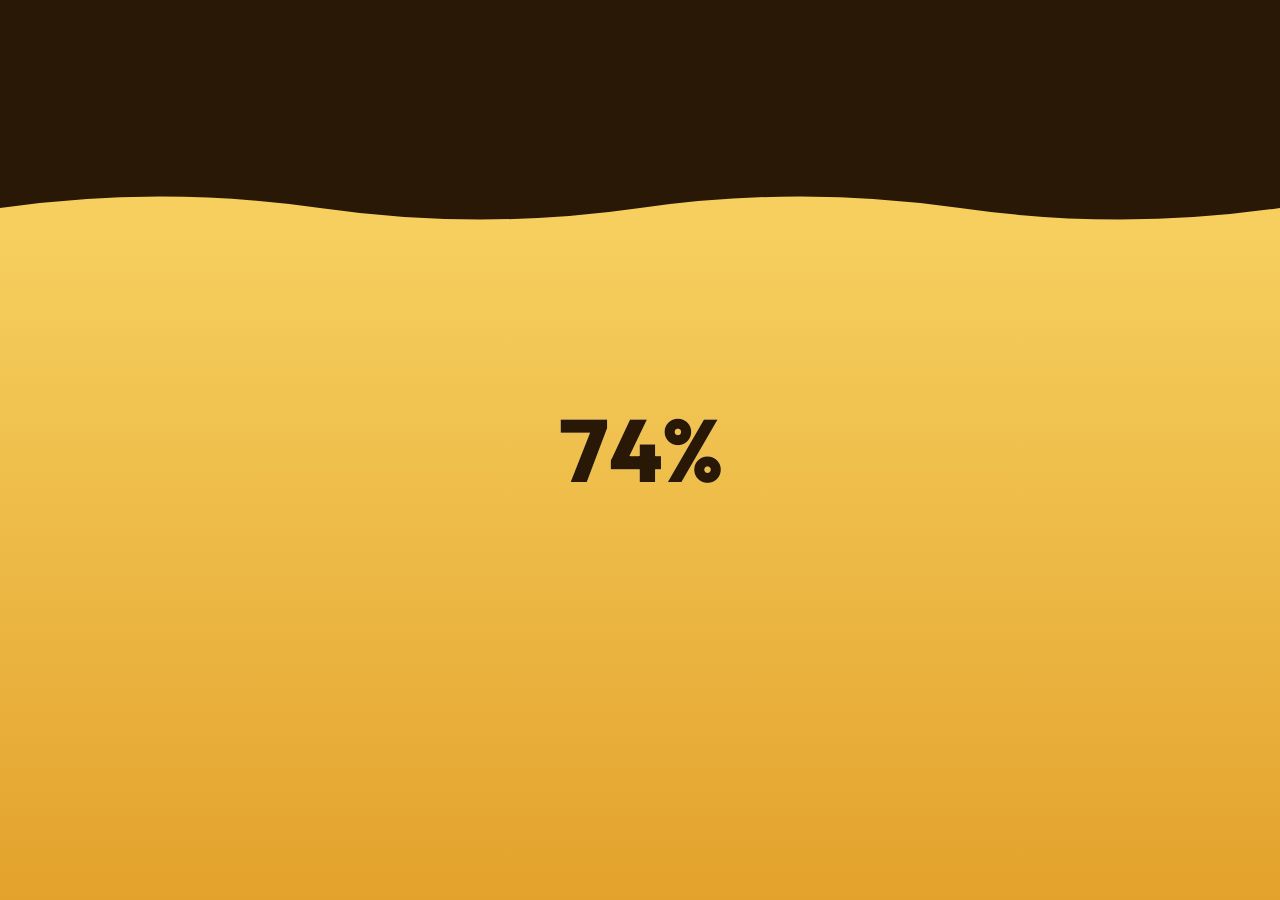
<file: index.html>
<!doctype html>
<html lang="en">
<head>
  <meta charset="utf-8">
  <meta name="viewport" content="width=device-width, initial-scale=1">
  <title>Star Pure Coconut Oil | Extra Premium Coconut Oil from Kerala</title>
  <meta name="description" content="Star Extra Premium Coconut Oil by Bismi Traders, Kannur, Kerala, since 1981. 5 L cans, 2 L and 1 L bottles, and 1 L / 500 ml pouches. Retail and bulk orders.">
  <meta name="theme-color" content="#e9a92c">
  <meta property="og:title" content="Star Pure Coconut Oil">
  <meta property="og:description" content="Extra premium coconut oil from Kannur, Kerala. Since 1981.">
  <meta property="og:image" content="assets/images/lineup.webp">
  <link rel="icon" href="assets/images/favicon.svg" type="image/svg+xml">
  <script>try { if (sessionStorage.getItem('oil')) document.documentElement.classList.add('oil-in'); } catch (e) {}</script>
  <link rel="preconnect" href="https://fonts.googleapis.com">
  <link rel="preconnect" href="https://fonts.gstatic.com" crossorigin>
  <link href="https://fonts.googleapis.com/css2?family=Outfit:wght@400;500;600;700;800;900&family=Sacramento&display=swap" rel="stylesheet">
  <link rel="stylesheet" href="css/base.css">
  <link rel="stylesheet" href="css/home.css">
</head>
<body class="is-home">

  <div class="curtain" aria-hidden="true">
    <div class="curtain__body"><p class="curtain__text"><span class="script">pure as</span>Liquid gold</p></div>
    <svg class="curtain__drips" viewBox="0 0 1440 260" preserveAspectRatio="none"></svg>
  </div>

  <div class="loader" aria-hidden="true">
    <div class="loader__oil">
      <svg class="loader__wave" viewBox="0 0 2880 60" preserveAspectRatio="none"><path d="M0 30Q180 0 360 30T720 30T1080 30T1440 30T1800 30T2160 30T2520 30T2880 30V60H0Z"/></svg>
    </div>
    <p class="loader__pct"><span>0</span>%</p>
    <p class="loader__pct loader__pct--ink"><span>0</span>%</p>
  </div>

  <main class="home">
    <canvas class="home__oil" aria-hidden="true"></canvas>
    <div class="home__vignette" aria-hidden="true"></div>
    <h1 class="visually-hidden">Star Pure Coconut Oil: extra premium coconut oil from Kannur, Kerala</h1>

    <div class="stage" role="region" aria-roledescription="carousel" aria-label="Star products" tabindex="0"></div>

    <button class="arrow arrow--prev" aria-label="Previous product"><svg viewBox="0 0 24 24"><path d="M15 5l-7 7 7 7" fill="none" stroke="currentColor" stroke-width="2" stroke-linecap="round" stroke-linejoin="round"/></svg></button>
    <button class="arrow arrow--next" aria-label="Next product"><svg viewBox="0 0 24 24"><path d="M9 5l7 7-7 7" fill="none" stroke="currentColor" stroke-width="2" stroke-linecap="round" stroke-linejoin="round"/></svg></button>

    <div class="names" aria-label="Choose a product"><div class="names__track"></div></div>

    <p class="hint" aria-hidden="true"><span>Drag</span><span>Scroll</span><span>Click to explore</span></p>
    <p class="visually-hidden" aria-live="polite" id="live"></p>
  </main>

  <script src="js/data.js"></script>
  <script src="js/common.js"></script>
  <script src="js/oil.js"></script>
  <script src="js/home.js"></script>
</body>
</html>
</file>
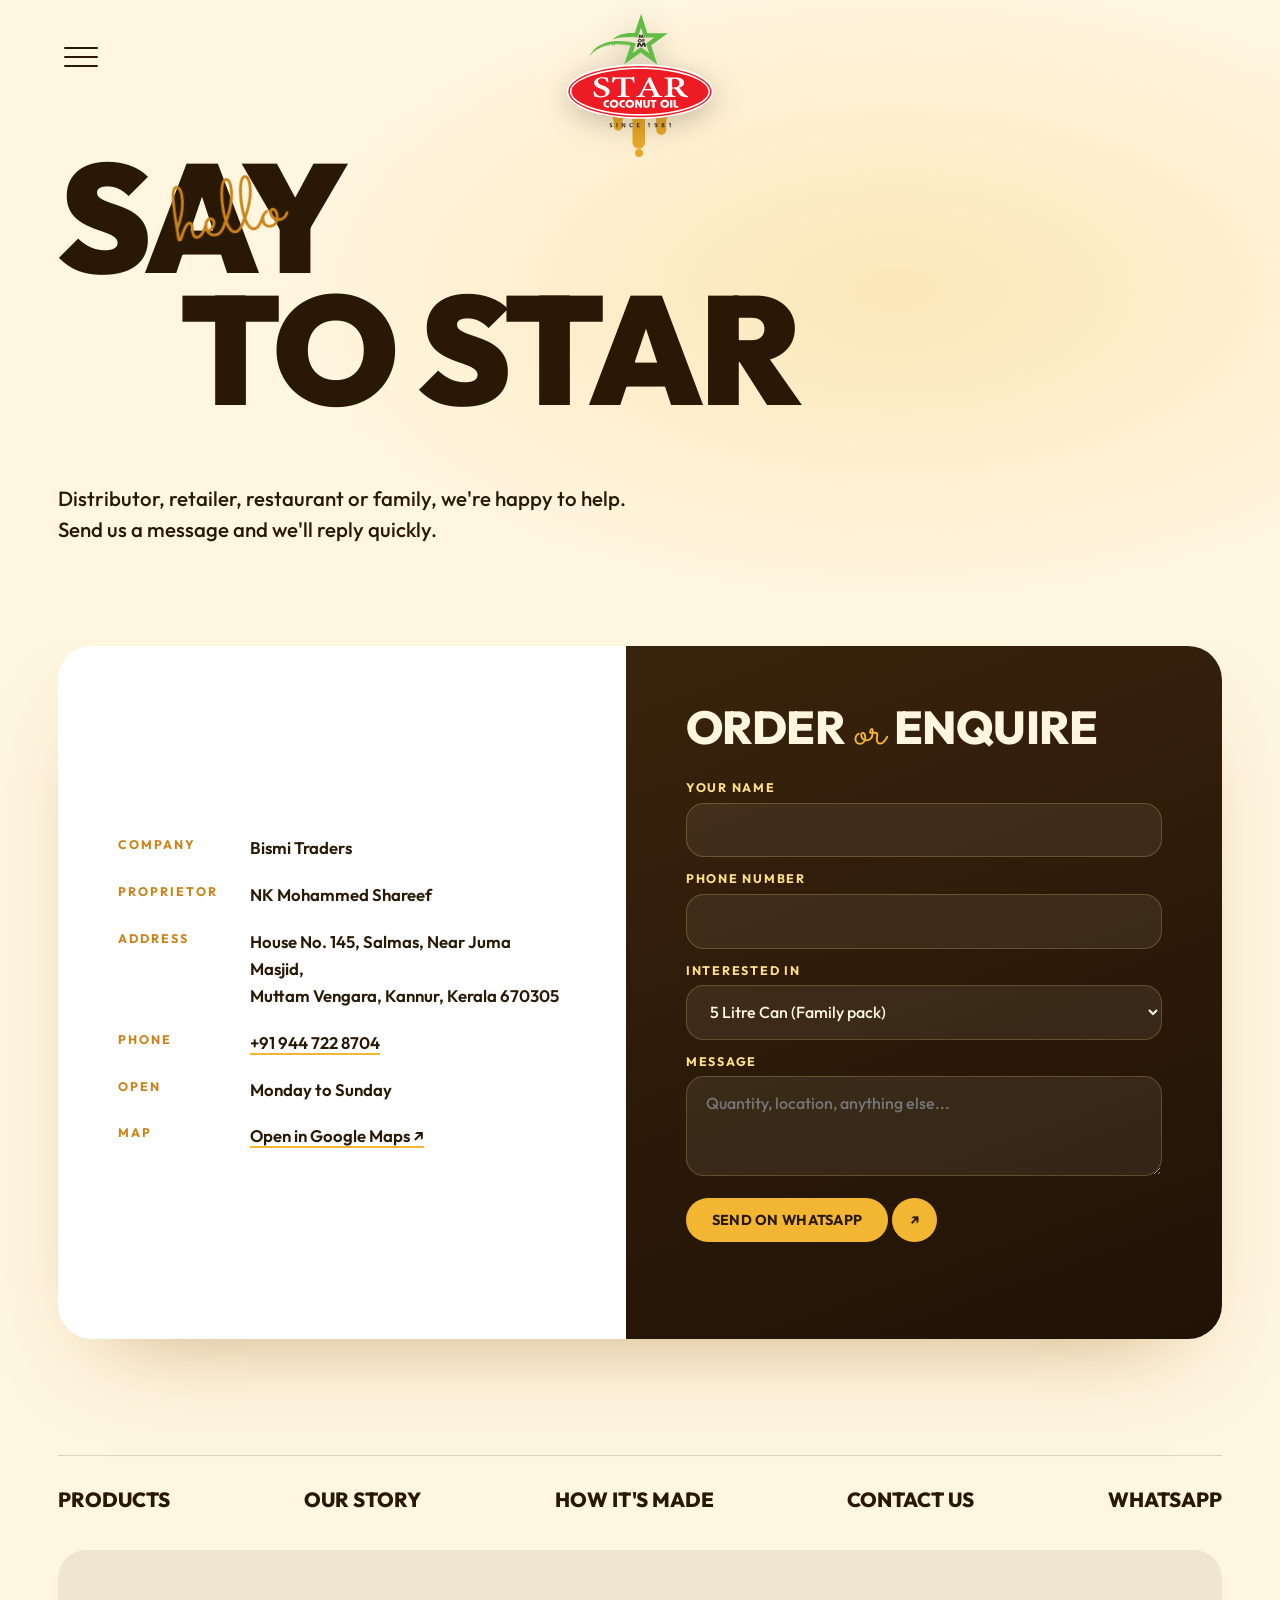
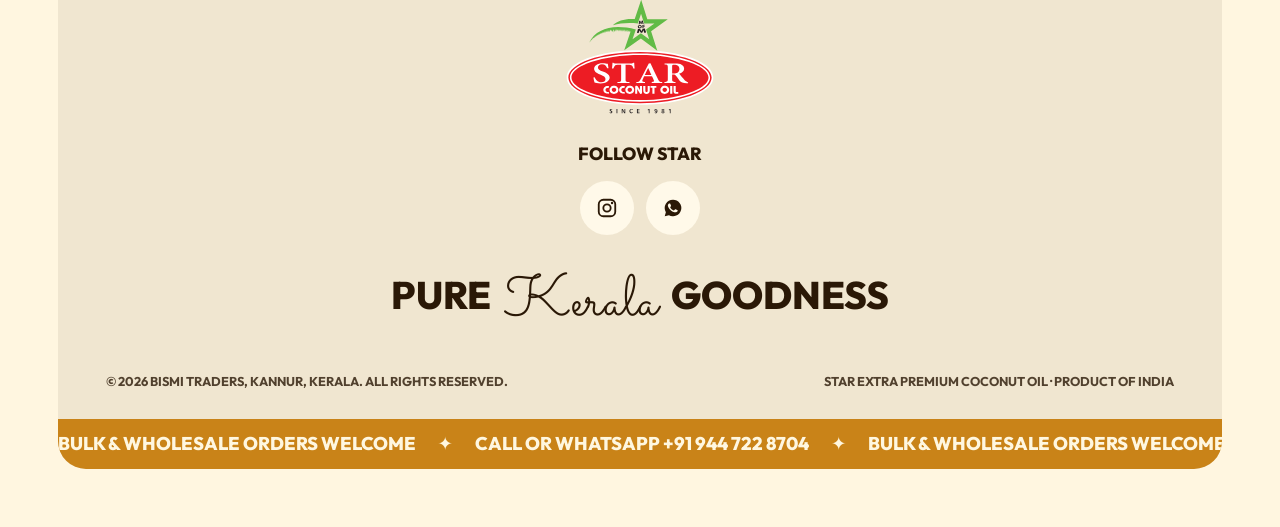
<file: contact.html>
<!doctype html>
<html lang="en">
<head>
  <meta charset="utf-8">
  <meta name="viewport" content="width=device-width, initial-scale=1">
  <title>Contact | Star Pure Coconut Oil</title>
  <meta name="description" content="Order Star Extra Premium Coconut Oil for your home, shop or business. Bismi Traders, Muttam Vengara, Kannur, Kerala.">
  <meta name="theme-color" content="#fff6e0">
  <link rel="icon" href="assets/images/favicon.svg" type="image/svg+xml">
  <script>try { if (sessionStorage.getItem('oil')) document.documentElement.classList.add('oil-in'); } catch (e) {}</script>
  <link rel="preconnect" href="https://fonts.googleapis.com">
  <link rel="preconnect" href="https://fonts.gstatic.com" crossorigin>
  <link href="https://fonts.googleapis.com/css2?family=Outfit:wght@400;500;600;700;800;900&family=Sacramento&display=swap" rel="stylesheet">
  <link rel="stylesheet" href="css/base.css">
  <link rel="stylesheet" href="css/pages.css">
</head>
<body class="is-page">

  <div class="curtain" aria-hidden="true">
    <div class="curtain__body"><p class="curtain__text"><span class="script">pure as</span>Liquid gold</p></div>
    <svg class="curtain__drips" viewBox="0 0 1440 260" preserveAspectRatio="none"></svg>
  </div>

  <main>
    <section class="pg-hero pg-hero--short">
      <h1 class="pg-title"><span class="pg-title__l1">Say</span><span class="pg-title__script script">hello</span><span class="pg-title__l2">to Star</span></h1>
      <p class="pg-hero__lead" data-reveal>Distributor, retailer, restaurant or family, we're happy to help. Send us a message and we'll reply quickly.</p>
    </section>

    <section class="c-wrap">
      <div class="c-card" data-reveal>
        <dl class="c-info">
          <div><dt>Company</dt><dd>Bismi Traders</dd></div>
          <div><dt>Proprietor</dt><dd>NK Mohammed Shareef</dd></div>
          <div><dt>Address</dt><dd>House No. 145, Salmas, Near Juma Masjid,<br>Muttam Vengara, Kannur, Kerala 670305</dd></div>
          <div><dt>Phone</dt><dd><a href="tel:+919447228704" class="js-phone">+91 944 722 8704</a></dd></div>
          <div><dt>Open</dt><dd>Monday to Sunday</dd></div>
          <div><dt>Map</dt><dd><a href="https://www.google.com/maps/search/?api=1&amp;query=Muttam+Vengara+Kannur+Kerala+670305" target="_blank" rel="noopener">Open in Google Maps &nearr;</a></dd></div>
        </dl>

        <form class="c-form" novalidate>
          <h2>Order <span class="script">or</span> enquire</h2>
          <label><span>Your name</span><input name="name" required autocomplete="name"></label>
          <label><span>Phone number</span><input name="phone" type="tel" required autocomplete="tel"></label>
          <label><span>Interested in</span><select name="product"></select></label>
          <label><span>Message</span><textarea name="message" rows="3" placeholder="Quantity, location, anything else..."></textarea></label>
          <button class="pill" type="submit"><span class="pill__label">Send on WhatsApp</span><span class="pill__arrow" aria-hidden="true">&nearr;</span></button>
          <p class="c-note" role="status"></p>
        </form>
      </div>
    </section>
  </main>

  <footer data-footer></footer>

  <script src="js/data.js"></script>
  <script src="js/common.js"></script>
  <script src="js/pages.js"></script>
</body>
</html>
</file>
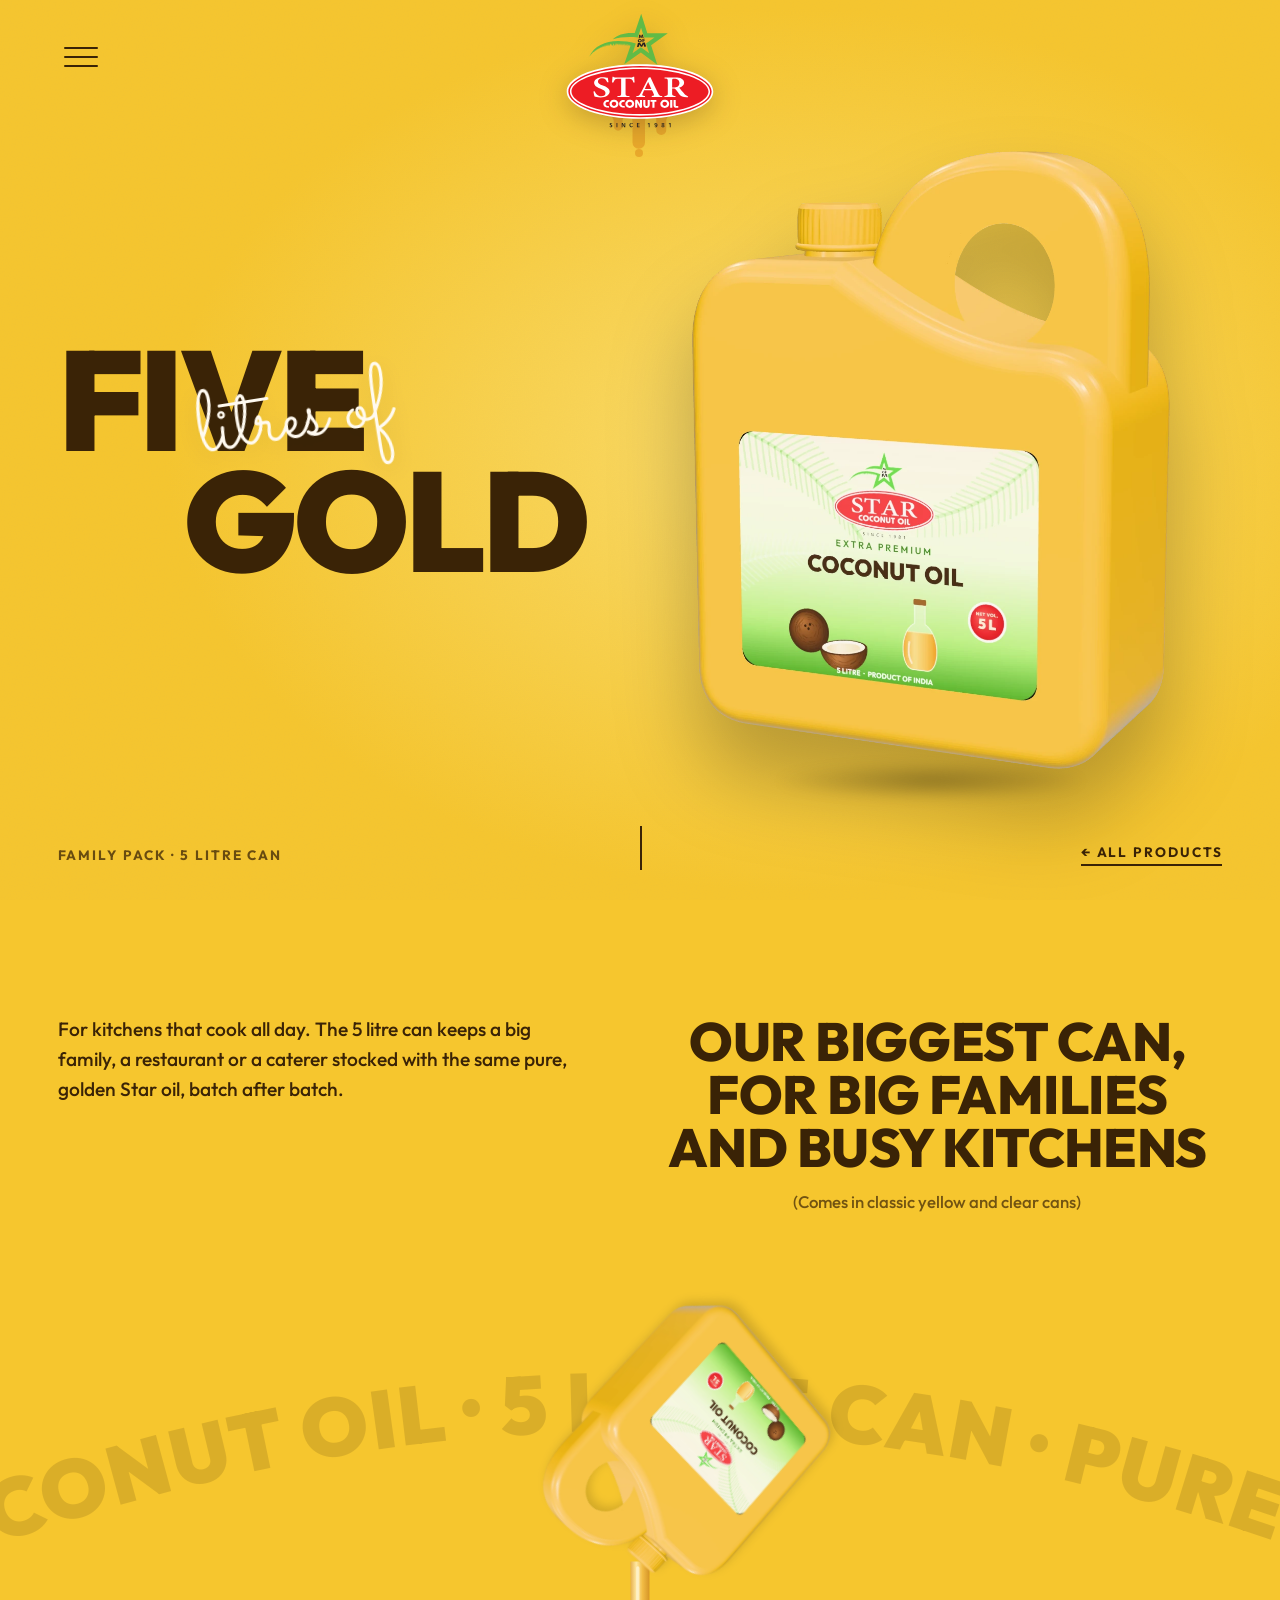
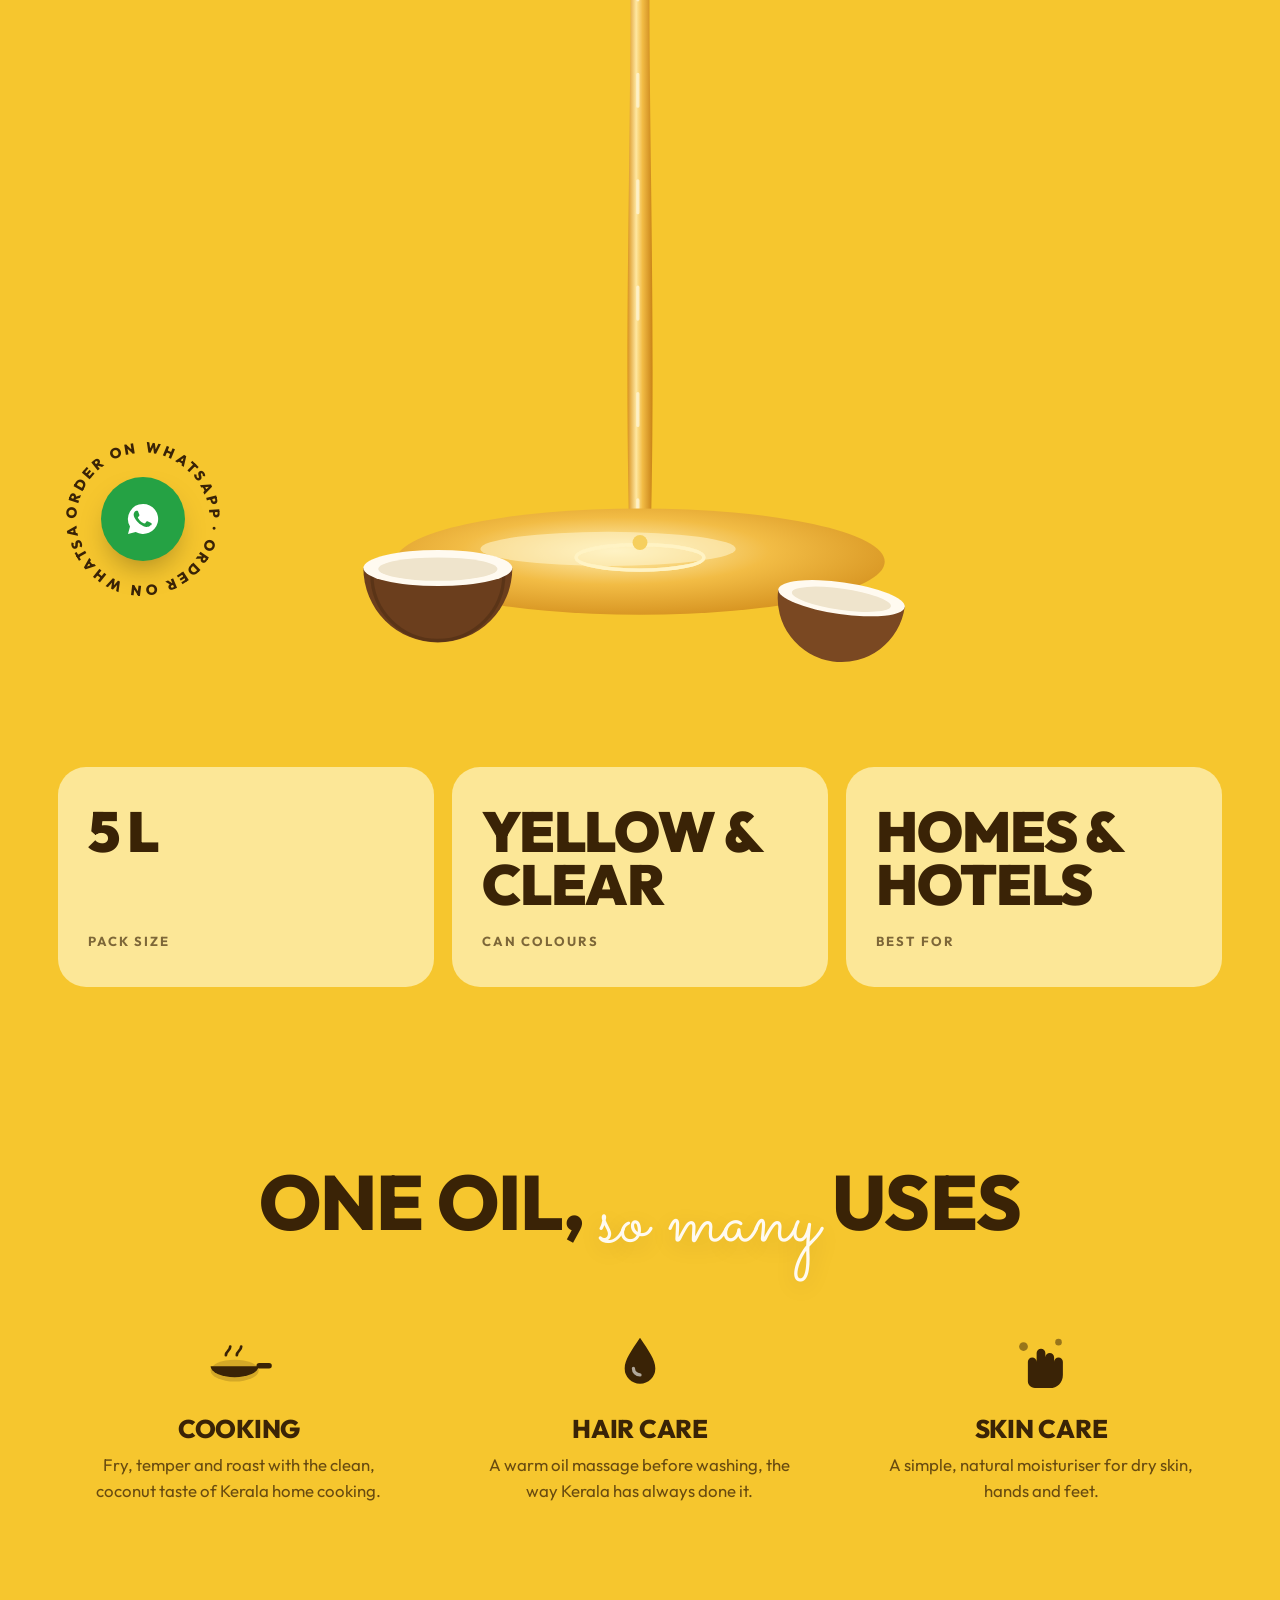
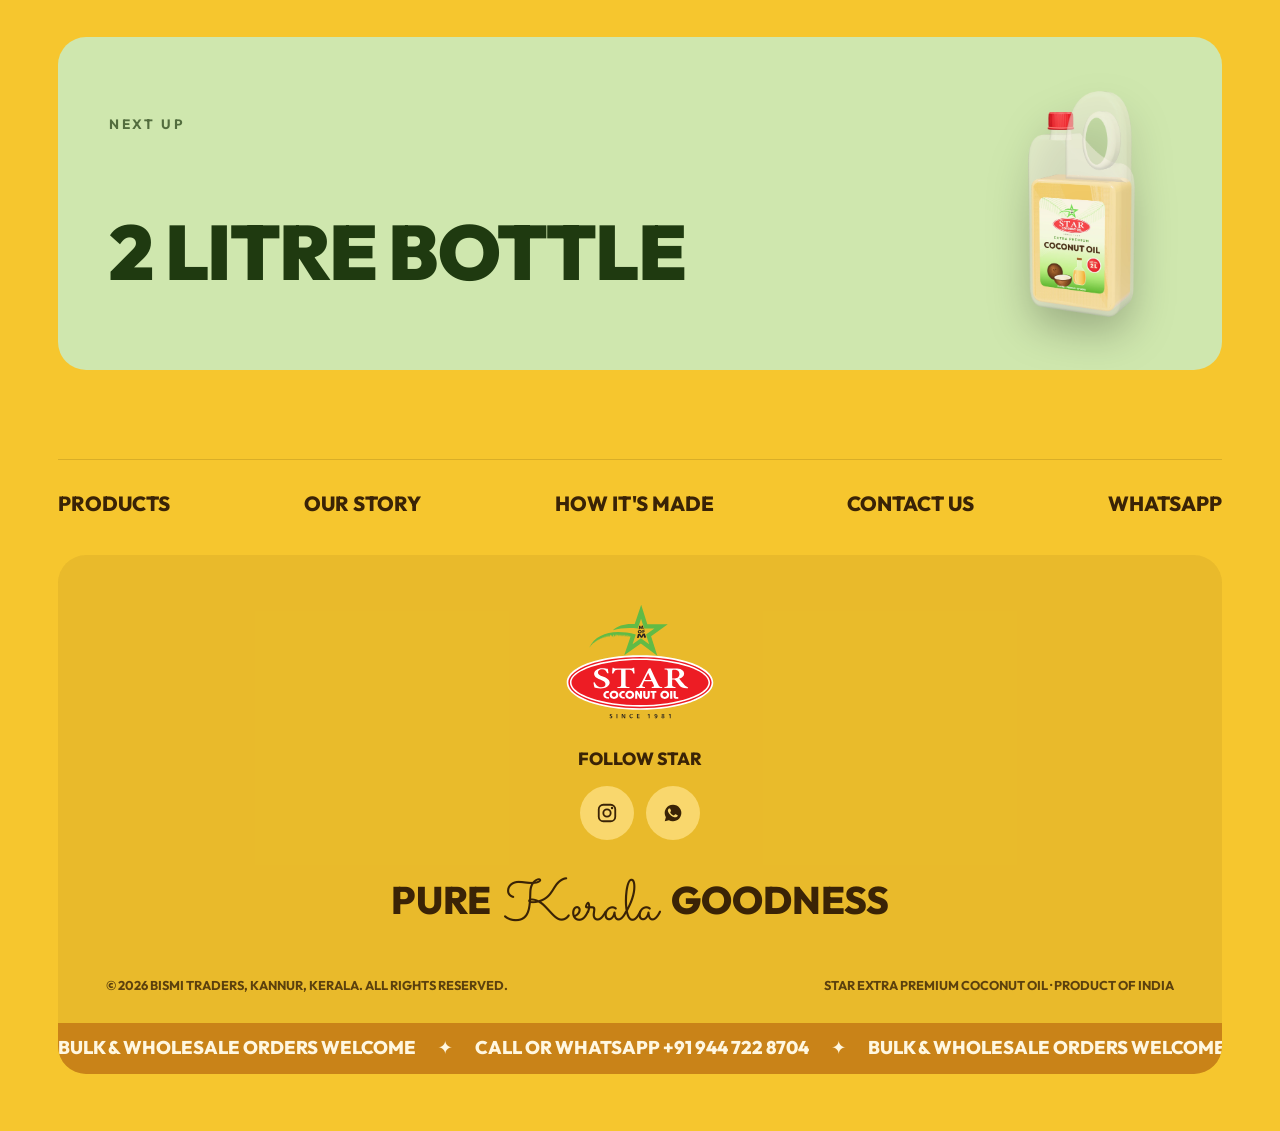
<file: product.html>
<!doctype html>
<html lang="en">
<head>
  <meta charset="utf-8">
  <meta name="viewport" content="width=device-width, initial-scale=1">
  <title>Star Pure Coconut Oil</title>
  <meta name="description" content="Star Extra Premium Coconut Oil from Kannur, Kerala.">
  <meta name="theme-color" content="#f6c62e">
  <link rel="icon" href="assets/images/favicon.svg" type="image/svg+xml">
  <script>try { if (sessionStorage.getItem('oil')) document.documentElement.classList.add('oil-in'); } catch (e) {}</script>
  <link rel="preconnect" href="https://fonts.googleapis.com">
  <link rel="preconnect" href="https://fonts.gstatic.com" crossorigin>
  <link href="https://fonts.googleapis.com/css2?family=Outfit:wght@400;500;600;700;800;900&family=Sacramento&display=swap" rel="stylesheet">
  <link rel="stylesheet" href="css/base.css">
  <link rel="stylesheet" href="css/product.css">
</head>
<body class="is-product">

  <div class="curtain" aria-hidden="true">
    <div class="curtain__body"><p class="curtain__text"><span class="script">pure as</span>Liquid gold</p></div>
    <svg class="curtain__drips" viewBox="0 0 1440 260" preserveAspectRatio="none"></svg>
  </div>

  <main>
    <!-- 1. Hero: big title + spinning pack -->
    <section class="p-hero">
      <div class="p-hero__grain" aria-hidden="true"></div>
      <h1 class="p-title">
        <span class="p-title__l1" data-bind="l1"></span>
        <span class="p-title__script script" data-bind="script"></span>
        <span class="p-title__l2" data-bind="l2"></span>
        <span class="visually-hidden" data-bind="name"></span>
      </h1>
      <div class="p-hero__visual" data-bind="visual"></div>
      <div class="p-hero__foot">
        <p class="p-hero__kicker"><span data-bind="kicker"></span> &middot; <span data-bind="name"></span></p>
        <a class="p-back" href="index.html">&larr; All products</a>
      </div>
      <span class="p-hero__scroll" aria-hidden="true"></span>
    </section>

    <!-- 2. Intro -->
    <section class="p-intro">
      <p class="p-intro__desc" data-reveal data-bind="desc"></p>
      <div class="p-intro__tag" data-reveal style="--d:1">
        <h2 data-bind="tagline"></h2>
        <p data-bind="note"></p>
      </div>
    </section>

    <!-- 3. Arc text + oil pour -->
    <section class="p-pour" aria-label="Pure coconut oil">
      <svg class="p-arc" viewBox="0 0 1440 420" aria-hidden="true">
        <path id="arcPath" d="M-260 400Q720-70 1700 400" fill="none"/>
        <text><textPath href="#arcPath" class="p-arc__text" startOffset="0"></textPath></text>
      </svg>

      <svg class="p-pour__art" viewBox="0 0 600 700" aria-hidden="true">
        <defs>
          <linearGradient id="stream" x1="0" x2="1">
            <stop offset="0" stop-color="#d9921f"/><stop offset=".35" stop-color="#ffe7a0"/><stop offset=".6" stop-color="#f2bc45"/><stop offset="1" stop-color="#c98318"/>
          </linearGradient>
          <radialGradient id="pool" cx=".45" cy=".4" r=".7">
            <stop offset="0" stop-color="#fff0b8"/><stop offset=".45" stop-color="#f2bc45"/><stop offset="1" stop-color="#d08a18"/>
          </radialGradient>
        </defs>
        <g class="p-pour__fall">
          <path class="p-pour__stream" d="M291 40C292 200 285 380 290 586L310 586C315 380 308 200 309 40Z" fill="url(#stream)"/>
          <path class="p-pour__flow" d="M298 46V580" stroke="#fffbe6" stroke-width="3" stroke-linecap="round" fill="none"/>
        </g>
        <g class="p-pour__pool">
          <ellipse cx="300" cy="604" rx="230" ry="50" fill="url(#pool)"/>
          <ellipse cx="270" cy="592" rx="120" ry="16" fill="#fff6d0" opacity=".55"/>
        </g>
        <ellipse class="p-pour__ripple" cx="300" cy="600" rx="60" ry="12" fill="none" stroke="#fff3c4" stroke-width="3"/>
        <ellipse class="p-pour__ripple p-pour__ripple--2" cx="300" cy="600" rx="60" ry="12" fill="none" stroke="#fff3c4" stroke-width="3"/>
        <g class="p-pour__drops" fill="#f6cf5e">
          <circle cx="300" cy="586" r="7"/><circle cx="300" cy="586" r="5"/><circle cx="300" cy="586" r="6"/><circle cx="300" cy="586" r="4"/>
        </g>
        <g transform="translate(40 610)">
          <path d="M0 0A70 70 0 0 0 140 0Z" fill="#6b3e1d"/>
          <path d="M8 6A62 62 0 0 0 132 6" fill="none" stroke="#4a2a12" stroke-width="3" opacity=".5"/>
          <ellipse cx="70" cy="0" rx="70" ry="17" fill="#fffaf0"/>
          <ellipse cx="70" cy="1" rx="56" ry="11" fill="#efe4cc"/>
        </g>
        <g transform="translate(430 630) rotate(8)">
          <path d="M0 0A60 60 0 0 0 120 0Z" fill="#7a4822"/>
          <ellipse cx="60" cy="0" rx="60" ry="15" fill="#fffaf0"/>
          <ellipse cx="60" cy="1" rx="47" ry="10" fill="#efe4cc"/>
        </g>
        <!-- the pack itself, tipped over and pouring (placed by product.js so its mouth sits on the stream) -->
        <g class="p-pour__pack"><g data-bind="pourPack"></g></g>
      </svg>

      <a class="badge" data-bind="wa" target="_blank" rel="noopener" aria-label="Order this pack on WhatsApp">
        <svg class="badge__ring" viewBox="0 0 200 200" aria-hidden="true">
          <path id="badgeCircle" d="M100 100m-78 0a78 78 0 1 1 156 0a78 78 0 1 1-156 0" fill="none"/>
          <text><textPath href="#badgeCircle">ORDER ON WHATSAPP &#183; ORDER ON WHATSAPP &#183; </textPath></text>
        </svg>
        <span class="badge__core"><svg viewBox="0 0 24 24" aria-hidden="true"><path d="M12 3a9 9 0 0 0-7.8 13.5L3 21l4.6-1.2A9 9 0 1 0 12 3zm4.6 12.6c-.2.6-1.2 1.1-1.7 1.1-.4.1-1 .1-1.6-.1-.4-.1-.9-.3-1.5-.6-2.6-1.1-4.3-3.8-4.4-4-.1-.2-1-1.4-1-2.6s.6-1.8.9-2.1c.2-.2.5-.3.6-.3h.5c.2 0 .4 0 .6.4l.8 2c.1.2.1.3 0 .5l-.3.5-.4.4c-.1.1-.3.3-.1.6.2.3.7 1.2 1.5 1.9 1 .9 1.9 1.2 2.2 1.3.3.1.4.1.6-.1l.8-1c.2-.3.4-.2.6-.1l1.9.9c.3.1.5.2.5.3.1.2.1.7-.1 1.2z" fill="currentColor"/></svg></span>
      </a>
    </section>

    <!-- 4. Details -->
    <section class="p-details" aria-label="Pack details">
      <div class="p-details__grid" data-bind="details"></div>
    </section>

    <!-- 5. Uses -->
    <section class="p-uses">
      <h2 class="p-uses__title" data-reveal>One oil, <span class="script">so many</span> uses</h2>
      <div class="p-uses__grid">
        <article class="use" data-reveal style="--d:0">
          <svg viewBox="0 0 64 64" aria-hidden="true"><ellipse cx="28" cy="38" rx="22" ry="10" fill="currentColor" opacity=".18"/><path d="M6 34h44a22 10 0 0 1-44 0z" fill="currentColor"/><rect x="48" y="31" width="14" height="5" rx="2.5" fill="currentColor"/><path d="M20 24c0-4 4-4 4-8M30 24c0-4 4-4 4-8" stroke="currentColor" stroke-width="2.5" fill="none" stroke-linecap="round"/></svg>
          <h3>Cooking</h3>
          <p>Fry, temper and roast with the clean, coconut taste of Kerala home cooking.</p>
        </article>
        <article class="use" data-reveal style="--d:1">
          <svg viewBox="0 0 64 64" aria-hidden="true"><path d="M32 8c-8 12-14 20-14 28a14 14 0 0 0 28 0c0-8-6-16-14-28z" fill="currentColor"/><path d="M26 36a6 6 0 0 0 6 6" stroke="#fff" stroke-width="3" fill="none" stroke-linecap="round" opacity=".6"/></svg>
          <h3>Hair care</h3>
          <p>A warm oil massage before washing, the way Kerala has always done it.</p>
        </article>
        <article class="use" data-reveal style="--d:2">
          <svg viewBox="0 0 64 64" aria-hidden="true"><path d="M20 54V30a4 4 0 0 1 8 0v-8a4 4 0 0 1 8 0v4a4 4 0 0 1 8 0v4a4 4 0 0 1 8 0v12c0 7-5 12-12 12H28c-4 0-8-2-8-6z" fill="currentColor"/><circle cx="16" cy="16" r="4" fill="currentColor" opacity=".5"/><circle cx="48" cy="12" r="3" fill="currentColor" opacity=".5"/></svg>
          <h3>Skin care</h3>
          <p>A simple, natural moisturiser for dry skin, hands and feet.</p>
        </article>
      </div>
    </section>

    <!-- 6. Next product -->
    <section class="p-next">
      <a class="p-next__link" data-bind="nextLink" href="index.html">
        <span class="p-next__label">Next up</span>
        <span class="p-next__name" data-bind="nextName"></span>
        <span class="p-next__visual" data-bind="nextVisual"></span>
      </a>
    </section>
  </main>

  <footer data-footer></footer>

  <script src="js/data.js"></script>
  <script src="js/common.js"></script>
  <script src="js/product.js"></script>
</body>
</html>
</file>
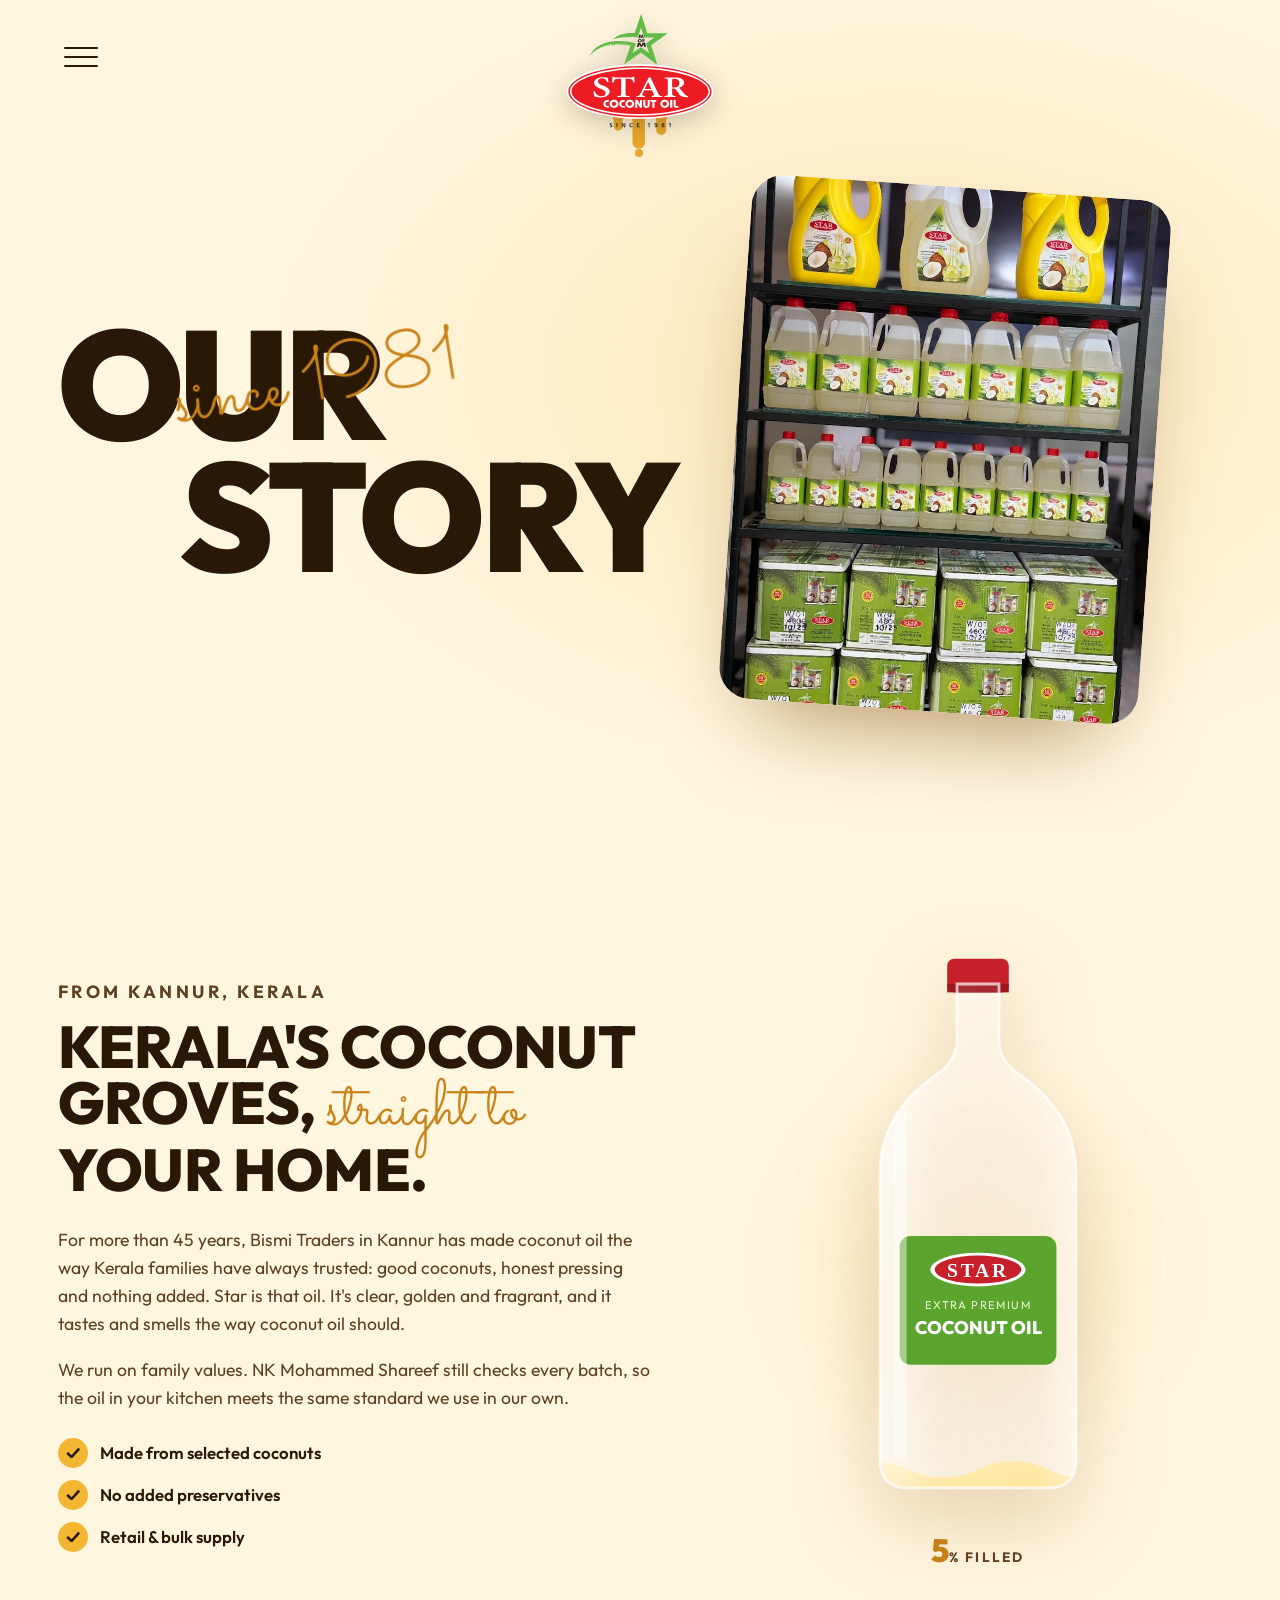
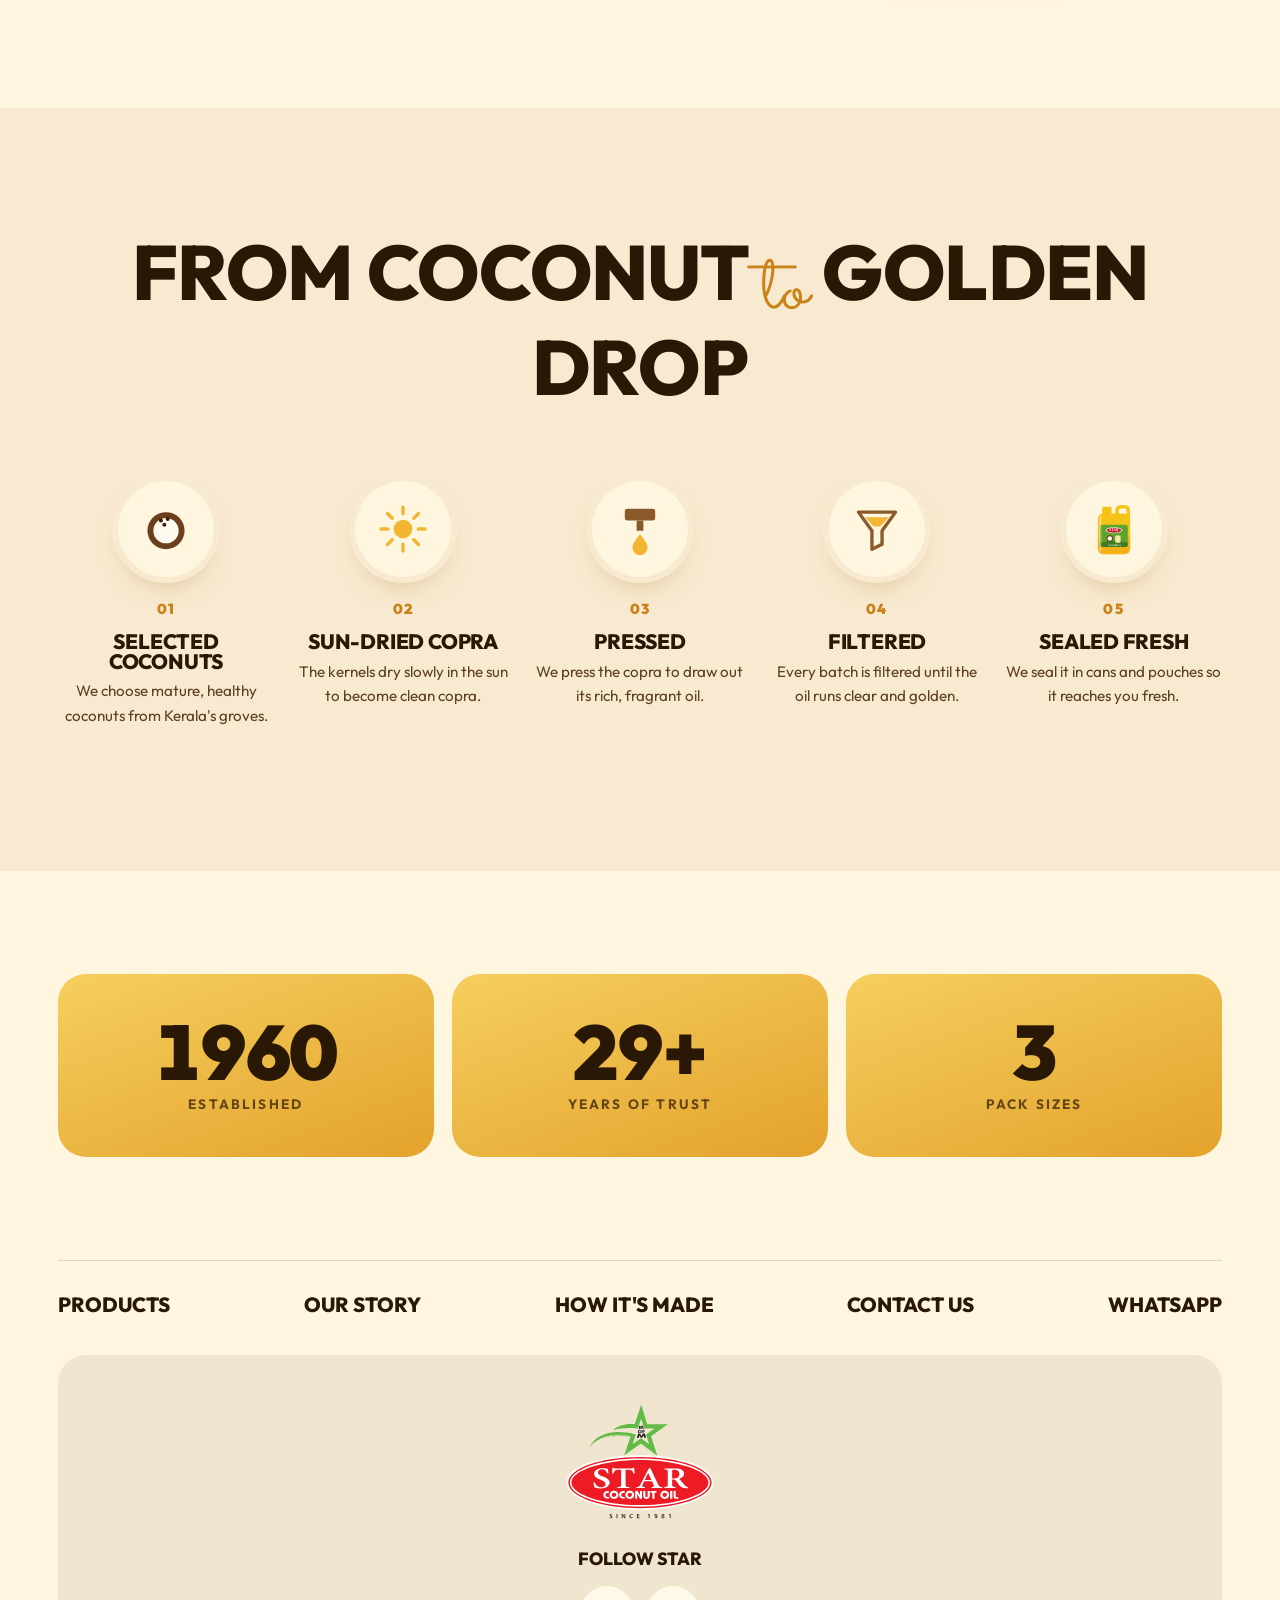
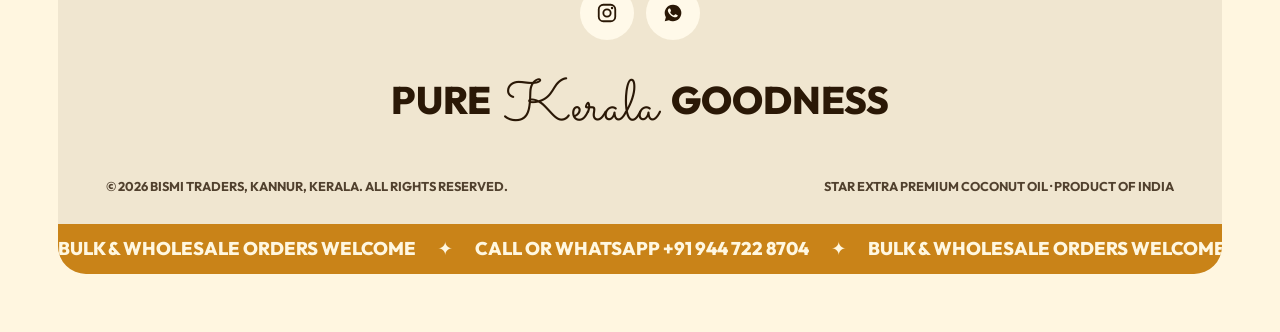
<file: story.html>
<!doctype html>
<html lang="en">
<head>
  <meta charset="utf-8">
  <meta name="viewport" content="width=device-width, initial-scale=1">
  <title>Our Story | Star Pure Coconut Oil</title>
  <meta name="description" content="Since 1981, Bismi Traders in Kannur, Kerala has made Star Extra Premium Coconut Oil from selected coconuts, sun-dried copra, pressing and filtering.">
  <meta name="theme-color" content="#fff6e0">
  <link rel="icon" href="assets/images/favicon.svg" type="image/svg+xml">
  <script>try { if (sessionStorage.getItem('oil')) document.documentElement.classList.add('oil-in'); } catch (e) {}</script>
  <link rel="preconnect" href="https://fonts.googleapis.com">
  <link rel="preconnect" href="https://fonts.gstatic.com" crossorigin>
  <link href="https://fonts.googleapis.com/css2?family=Outfit:wght@400;500;600;700;800;900&family=Sacramento&display=swap" rel="stylesheet">
  <link rel="stylesheet" href="css/base.css">
  <link rel="stylesheet" href="css/pages.css">
</head>
<body class="is-page">

  <div class="curtain" aria-hidden="true">
    <div class="curtain__body"><p class="curtain__text"><span class="script">pure as</span>Liquid gold</p></div>
    <svg class="curtain__drips" viewBox="0 0 1440 260" preserveAspectRatio="none"></svg>
  </div>

  <main>
    <section class="pg-hero">
      <h1 class="pg-title"><span class="pg-title__l1">Our</span><span class="pg-title__script script">since 1981</span><span class="pg-title__l2">Story</span></h1>
      <figure class="pg-hero__photo">
        <img src="assets/images/lineup.webp" alt="The Star Coconut Oil range on a shelf: 5 litre cans, 2 litre and 1 litre bottles, and cartons of pouches" width="765" height="1020">
      </figure>
    </section>

    <section class="s-story">
      <div class="s-story__text">
        <p class="eyebrow" data-reveal>From Kannur, Kerala</p>
        <h2 data-reveal>Kerala's coconut groves, <span class="script">straight to</span> your home.</h2>
        <p data-reveal>For more than 45 years, Bismi Traders in Kannur has made coconut oil the way Kerala families have always trusted: good coconuts, honest pressing and nothing added. Star is that oil. It's clear, golden and fragrant, and it tastes and smells the way coconut oil should.</p>
        <p data-reveal>We run on family values. NK Mohammed Shareef still checks every batch, so the oil in your kitchen meets the same standard we use in our own.</p>
        <ul class="s-points" data-reveal>
          <li><span>&#10003;</span> Made from selected coconuts</li>
          <li><span>&#10003;</span> No added preservatives</li>
          <li><span>&#10003;</span> Retail &amp; bulk supply</li>
        </ul>
      </div>

      <div class="s-story__visual">
        <div class="fill-glow" aria-hidden="true"></div>
        <svg class="fill-bottle" viewBox="0 0 200 400" role="img" aria-label="Bottle filling with golden coconut oil as you scroll">
          <defs>
            <clipPath id="bottleClip"><path d="M85 20h30v40q0 15 15 25q40 28 40 70v205q0 20-20 20H50q-20 0-20-20V155q0-42 40-70q15-10 15-25z"/></clipPath>
            <linearGradient id="oilGrad" x1="0" y1="0" x2="0" y2="1"><stop offset="0" stop-color="#ffe9a6"/><stop offset=".35" stop-color="#f4c453"/><stop offset="1" stop-color="#d9962a"/></linearGradient>
            <linearGradient id="glassGrad" x1="0" y1="0" x2="1" y2="0"><stop offset="0" stop-color="#fff" stop-opacity=".55"/><stop offset=".3" stop-color="#fff" stop-opacity=".1"/><stop offset=".8" stop-color="#fff" stop-opacity=".05"/><stop offset="1" stop-color="#fff" stop-opacity=".35"/></linearGradient>
          </defs>
          <path d="M85 20h30v40q0 15 15 25q40 28 40 70v205q0 20-20 20H50q-20 0-20-20V155q0-42 40-70q15-10 15-25z" fill="#fffaf0" opacity=".6"/>
          <g clip-path="url(#bottleClip)">
            <g class="fill-bottle__liquid" transform="translate(0 380)">
              <path class="fill-bottle__wave fill-bottle__wave--back" d="M-200 4Q-175-8-150 4T-100 4T-50 4T0 4T50 4T100 4T150 4T200 4T250 4T300 4T350 4T400 4V440H-200Z" fill="#e9b549" opacity=".6"/>
              <path class="fill-bottle__wave" d="M-200 0Q-175-12-150 0T-100 0T-50 0T0 0T50 0T100 0T150 0T200 0T250 0T300 0T350 0T400 0V440H-200Z" fill="url(#oilGrad)"/>
              <g class="fill-bottle__bubbles" fill="#fff8d6"><circle cx="70" cy="300" r="4"/><circle cx="120" cy="320" r="3"/><circle cx="95" cy="280" r="2.5"/><circle cx="140" cy="310" r="3.5"/><circle cx="55" cy="330" r="2"/><circle cx="110" cy="260" r="2"/></g>
            </g>
          </g>
          <rect x="78" y="2" width="44" height="24" rx="5" fill="#c8202b"/><rect x="78" y="20" width="44" height="6" fill="#9e1820"/>
          <path d="M85 20h30v40q0 15 15 25q40 28 40 70v205q0 20-20 20H50q-20 0-20-20V155q0-42 40-70q15-10 15-25z" fill="url(#glassGrad)" stroke="#fff" stroke-opacity=".7" stroke-width="2"/>
          <rect x="44" y="200" width="112" height="92" rx="8" fill="#5ba52e"/>
          <ellipse cx="100" cy="224" rx="34" ry="12" fill="#fff"/><ellipse cx="100" cy="224" rx="31" ry="10" fill="#c8202b"/>
          <text x="100" y="229" text-anchor="middle" font-family="Georgia,serif" font-weight="700" font-size="14" fill="#fff" letter-spacing="2">STAR</text>
          <text x="100" y="252" text-anchor="middle" font-family="Outfit,sans-serif" font-size="8" fill="#eaffd6" letter-spacing="1">EXTRA PREMIUM</text>
          <text x="100" y="270" text-anchor="middle" font-family="Outfit,sans-serif" font-weight="800" font-size="13" fill="#fff">COCONUT OIL</text>
          <rect x="40" y="110" width="9" height="250" rx="4.5" fill="#fff" opacity=".45"/>
        </svg>
        <p class="fill-meter"><span class="fill-meter__num">0</span>% filled</p>
      </div>
    </section>

    <section class="s-process" id="process">
      <h2 class="s-process__title" data-reveal>From coconut <span class="script">to</span> golden drop</h2>
      <ol class="steps">
        <li class="step" data-reveal style="--d:0">
          <div class="step__icon" aria-hidden="true"><svg viewBox="0 0 64 64"><circle cx="32" cy="34" r="22" fill="#6b3e1d"/><circle cx="32" cy="34" r="15" fill="#fffaf0"/><circle cx="26" cy="22" r="2.4" fill="#3b210c"/><circle cx="34" cy="20" r="2.4" fill="#3b210c"/><circle cx="30" cy="27" r="2.4" fill="#3b210c"/></svg></div>
          <span class="step__num">01</span><h3>Selected coconuts</h3><p>We choose mature, healthy coconuts from Kerala's groves.</p>
        </li>
        <li class="step" data-reveal style="--d:1">
          <div class="step__icon" aria-hidden="true"><svg viewBox="0 0 64 64"><circle cx="32" cy="32" r="11" fill="#f2b632"/><g stroke="#f2b632" stroke-width="4" stroke-linecap="round"><path d="M32 6v8M32 50v8M6 32h8M50 32h8M13.6 13.6l5.7 5.7M44.7 44.7l5.7 5.7M13.6 50.4l5.7-5.7M44.7 19.3l5.7-5.7"/></g></svg></div>
          <span class="step__num">02</span><h3>Sun-dried copra</h3><p>The kernels dry slowly in the sun to become clean copra.</p>
        </li>
        <li class="step" data-reveal style="--d:2">
          <div class="step__icon" aria-hidden="true"><svg viewBox="0 0 64 64"><rect x="14" y="8" width="36" height="14" rx="3" fill="#8a5a2b"/><rect x="28" y="22" width="8" height="12" fill="#8a5a2b"/><path d="M32 38c-6 8-9 12-9 16a9 9 0 0 0 18 0c0-4-3-8-9-16z" fill="#f2b632"/></svg></div>
          <span class="step__num">03</span><h3>Pressed</h3><p>We press the copra to draw out its rich, fragrant oil.</p>
        </li>
        <li class="step" data-reveal style="--d:3">
          <div class="step__icon" aria-hidden="true"><svg viewBox="0 0 64 64"><path d="M10 12h44L38 34v16l-12 6V34z" fill="none" stroke="#8a5a2b" stroke-width="4" stroke-linejoin="round"/><path d="M18 18h28L36 29H28z" fill="#f2b632"/></svg></div>
          <span class="step__num">04</span><h3>Filtered</h3><p>Every batch is filtered until the oil runs clear and golden.</p>
        </li>
        <li class="step" data-reveal style="--d:4">
          <div class="step__icon" aria-hidden="true" style="--body:#f6c419;--cap:#f6c419;--oil:#f0a51c"><svg viewBox="0 0 140 180"><use href="#ico-jar"/></svg></div>
          <span class="step__num">05</span><h3>Sealed fresh</h3><p>We seal it in cans and pouches so it reaches you fresh.</p>
        </li>
      </ol>
    </section>

    <section class="s-stats">
      <div class="stat" data-reveal style="--d:0"><strong data-count="1981">1981</strong><span>Established</span></div>
      <div class="stat" data-reveal style="--d:1"><strong data-count="45" data-suffix="+">45+</strong><span>Years of trust</span></div>
      <div class="stat" data-reveal style="--d:2"><strong data-count="5">5</strong><span>Pack sizes</span></div>
    </section>
  </main>

  <footer data-footer></footer>

  <script src="js/data.js"></script>
  <script src="js/common.js"></script>
  <script src="js/pages.js"></script>
</body>
</html>
</file>
<file: css/base.css>
/* ==========================================================
   Star Pure Coconut Oil: shared styles
   ========================================================== */
:root {
  --ink: #2a1806;
  --ink-soft: #5c4122;
  --gold: #f2b632;
  --gold-deep: #c98318;
  --honey: #ffe08a;
  --cream: #fff6e0;
  --cream-2: #f8ead0;
  --night: #1f1206;
  --red: #c8202b;
  --leaf: #4f9a2a;

  --bg: var(--cream);
  --fg: var(--ink);

  --sans: Outfit, system-ui, sans-serif;
  --script: Sacramento, "Brush Script MT", cursive;
  --ease: cubic-bezier(.22, 1, .36, 1);
  --ease-oil: cubic-bezier(.7, 0, .3, 1);
  --gutter: clamp(16px, 4.5vw, 64px);
  --maxw: 1280px;
  --radius: 28px;
}

*, *::before, *::after { box-sizing: border-box; }
html { -webkit-text-size-adjust: 100%; scroll-behavior: smooth; }
body {
  margin: 0; min-height: 100svh;
  font: 400 1.05rem/1.6 var(--sans);
  color: var(--fg); background: var(--bg);
  overflow-x: hidden; -webkit-font-smoothing: antialiased;
}
img, svg { display: block; max-width: 100%; }
a { color: inherit; }
::selection { background: var(--gold); color: var(--ink); }
h1, h2, h3 { margin: 0; line-height: .95; font-weight: 800; letter-spacing: -.01em; text-transform: uppercase; }
p { margin: 0 0 1em; }
.script { font-family: var(--script); font-weight: 400; text-transform: none; letter-spacing: 0; }
.visually-hidden { position: absolute !important; width: 1px; height: 1px; overflow: hidden; clip: rect(0 0 0 0); white-space: nowrap; }
:focus-visible { outline: 2px solid currentColor; outline-offset: 4px; border-radius: 6px; }

/* ---------- Pill buttons with arrow bubble (as on the reference) ---------- */
.pill { display: inline-flex; align-items: center; gap: 4px; text-decoration: none; font: 700 .9rem/1 var(--sans); text-transform: uppercase; letter-spacing: .02em; }
.pill__label { background: var(--fg); color: var(--bg); padding: 1.05em 1.8em; border-radius: 999px; transition: transform .4s var(--ease); }
.pill__arrow { width: 3.1em; height: 3.1em; border-radius: 50%; display: grid; place-items: center; background: var(--fg); color: var(--bg); transition: transform .5s var(--ease); }
.pill:hover .pill__arrow { transform: translateX(6px) rotate(45deg); }
.pill:hover .pill__label { transform: translateX(-3px); }
.pill--line .pill__label, .pill--line .pill__arrow { background: transparent; color: var(--fg); box-shadow: inset 0 0 0 1.5px currentColor; }

/* ---------- Header: menu button left, logo centred ---------- */
.top { position: fixed; inset: 0 0 auto; z-index: 60; height: 0; transition: transform .6s var(--ease); }
.top.is-hidden { transform: translateY(-140px); }
.menu-btn {
  position: absolute; left: var(--gutter); top: 34px; width: 46px; height: 46px; padding: 0;
  border: 0; background: none; cursor: pointer; display: grid; place-content: center; gap: 7px; color: var(--fg);
}
.menu-btn span { display: block; width: 34px; height: 2px; background: currentColor; border-radius: 2px; transition: transform .45s var(--ease), opacity .3s; }
.top.is-open .menu-btn span:nth-child(1) { transform: translateY(9px) rotate(45deg); }
.top.is-open .menu-btn span:nth-child(2) { opacity: 0; }
.top.is-open .menu-btn span:nth-child(3) { transform: translateY(-9px) rotate(-45deg); }
.brand { position: absolute; left: 50%; top: 12px; translate: -50% 0; width: 150px; text-decoration: none; }
.brand img { width: 100%; height: auto; filter: drop-shadow(0 6px 14px rgba(42, 24, 6, .25)); position: relative; z-index: 1; }
/* oil drips hang from the bottom of the red oval, tucked behind the logo */
.brand__drip { position: absolute; left: 0; right: 0; top: 98px; width: 100%; height: auto; overflow: visible; }
.brand__drip path { fill: #e9a92c; }
/* falling drop: a plain element animating transform/opacity only, so the GPU runs it (an SVG
   animation here repainted the header on the main thread on every frame of every page) */
.brand__drop {
  position: absolute; left: 49.17%; top: 140.5px; width: 8px; height: 8px; margin: -4px 0 0 -4px;
  border-radius: 50%; background: #e9a92c; will-change: transform, opacity;
  animation: brandDrop 3.6s var(--ease-oil) infinite;
}
@keyframes brandDrop {
  0%, 30% { transform: translateY(-12px) scale(.4); opacity: 0; }
  45% { opacity: 1; transform: translateY(-4px) scale(1); }
  100% { transform: translateY(60px) scale(.8); opacity: 0; }
}

.menu {
  position: absolute; left: calc(var(--gutter) - 22px); top: 96px; z-index: 2;
  display: grid; gap: 2px; padding: 34px 40px 30px; min-width: 300px;
  background: linear-gradient(160deg, #fffaf0, #f6e8c9); border-radius: var(--radius);
  box-shadow: 0 40px 80px -30px rgba(42, 24, 6, .5);
  transform-origin: 30px -30px; transform: scale(.6) translateY(-20px); opacity: 0; visibility: hidden;
  transition: transform .55s var(--ease), opacity .35s, visibility 0s .55s;
}
.top.is-open .menu { transform: none; opacity: 1; visibility: visible; transition-delay: 0s; }
.menu a {
  font: 800 1.75rem/1.25 var(--sans); text-transform: uppercase; text-decoration: none; color: #9c7a52;
  transition: color .3s, transform .4s var(--ease);
  opacity: 0; transform: translateX(-14px);
}
.top.is-open .menu a { opacity: 1; transform: none; transition: color .3s, transform .5s var(--ease), opacity .5s; }
.top.is-open .menu a:nth-child(2) { transition-delay: .04s; }
.top.is-open .menu a:nth-child(3) { transition-delay: .08s; }
.top.is-open .menu a:nth-child(4) { transition-delay: .12s; }
.top.is-open .menu a:nth-child(5) { transition-delay: .16s; }
.menu a:hover, .menu a[aria-current] { color: var(--ink); transform: translateX(6px); }
.menu .menu__wa { margin-top: 14px; font-size: .95rem; letter-spacing: .06em; color: var(--leaf); }
.menu .menu__ig { font-size: .95rem; letter-spacing: .06em; color: #c13584; }

/* ---------- Golden oil curtain (page transition) ---------- */
.curtain {
  position: fixed; left: 0; right: 0; top: 0; z-index: 200; pointer-events: none;
  height: calc(100vh + 30vh);
  transform: translateY(-101%);
}
.curtain__body {
  height: 100vh; display: grid; place-items: center; text-align: center;
  background:
    radial-gradient(120% 70% at 30% 20%, rgba(255, 236, 170, .55), transparent 60%),
    linear-gradient(180deg, #f6cf5e 0%, #eab03a 55%, #e3a22c 100%);
}
.curtain__drips { display: block; width: 100%; height: 30vh; margin-top: -1px; }
.curtain__drips path { fill: #e3a22c; }
.curtain__gloss rect { fill: #fff6d0; opacity: .45; }
.curtain__text {
  margin: 0; color: var(--ink); font: 900 clamp(2.6rem, 8vw, 6.5rem)/.9 var(--sans); text-transform: uppercase; letter-spacing: -.02em;
  opacity: 0; transform: translateY(30px); transition: opacity .5s .35s, transform .7s .3s var(--ease);
}
.curtain__text .script { display: block; font-size: .55em; line-height: .6; color: #fff8e2; transform: rotate(-6deg); text-shadow: 0 4px 18px rgba(154, 91, 16, .4); }
.curtain.is-covering { transform: translateY(0); transition: transform 1s var(--ease-oil); pointer-events: auto; }
.curtain.is-covering .curtain__text { opacity: 1; transform: none; }
html.oil-in .curtain { transform: translateY(0); transition: none; }
html.oil-in .curtain__text { opacity: 1; transform: none; transition: none; }
.curtain.is-leaving { transform: translateY(-101%); transition: transform 1.15s .15s var(--ease-oil); }
.curtain.is-leaving .curtain__text { opacity: 0; transition: opacity .3s; }

/* ---------- Product visual (illustration or photo) ---------- */
/* fixed 1x1 grid: stops tall images from growing the box to their natural height */
.pv { position: relative; display: grid; grid-template: 100% / 100%; place-items: center; }
.pv svg, .pv img { grid-area: 1 / 1; width: 100%; height: 100%; min-width: 0; min-height: 0; object-fit: contain; transform: scale(var(--scale, 1)); user-select: none; -webkit-user-drag: none; }
.pv:has(img) svg { display: none; }

/* ---------- Footer ---------- */
.foot { padding: 0 var(--gutter) var(--gutter); color: var(--fg); }
.foot__nav {
  display: flex; flex-wrap: wrap; justify-content: space-between; gap: 14px 28px;
  border-top: 1px solid color-mix(in srgb, var(--fg) 15%, transparent); padding: 34px 0 40px;
}
.foot__nav a { font: 800 clamp(1rem, 1.6vw, 1.3rem)/1 var(--sans); text-transform: uppercase; text-decoration: none; transition: opacity .3s; }
.foot__nav a:hover { opacity: .6; }
.foot__card {
  border-radius: var(--radius); overflow: hidden; text-align: center;
  background: color-mix(in srgb, var(--fg) 7%, transparent);
  padding: 48px 24px 0;
}
.foot__logo { width: 150px; height: auto; margin: 0 auto 30px; }
.foot__label { font: 800 1.1rem/1 var(--sans); text-transform: uppercase; margin-bottom: 18px; }
.foot__social { display: flex; justify-content: center; gap: 12px; margin-bottom: 40px; }
.foot__social a {
  width: 54px; height: 54px; border-radius: 50%; display: grid; place-items: center;
  background: color-mix(in srgb, var(--bg) 70%, #fff); transition: transform .4s var(--ease);
}
.foot__social a:hover { transform: translateY(-4px); }
.foot__social svg { width: 22px; height: 22px; }
.foot__sign { font: 800 clamp(1.6rem, 3vw, 2.4rem)/1 var(--sans); text-transform: uppercase; margin-bottom: 40px; }
.foot__sign .script { font-size: 1.5em; vertical-align: -.1em; margin: 0 .1em; }
.foot__base { display: flex; flex-wrap: wrap; justify-content: space-between; gap: 8px 24px; padding: 0 24px 28px; font: 700 .8rem/1.4 var(--sans); text-transform: uppercase; opacity: .8; text-align: left; }
.foot__base p { margin: 0; }
.foot__band { background: var(--gold-deep); color: #fff7e0; overflow: hidden; margin: 0 -24px; padding: 16px 0; }
.foot__band div { display: flex; gap: 22px; width: max-content; animation: band 30s linear infinite; font: 800 1.15rem/1 var(--sans); text-transform: uppercase; white-space: nowrap; }
@keyframes band { to { transform: translateX(-50%); } }

/* ---------- Reveal ---------- */
[data-reveal] { opacity: 0; transform: translateY(40px); transition: opacity 1s var(--ease), transform 1s var(--ease); transition-delay: calc(var(--d, 0) * 100ms); }
[data-reveal].is-in { opacity: 1; transform: none; }

@media (max-width: 640px) {
  .menu-btn { top: 22px; }
  .brand { width: 104px; top: 10px; }
  .brand__drip { top: 68px; }
  .brand__drop { top: 97.5px; width: 5.6px; height: 5.6px; margin: -2.8px 0 0 -2.8px; }
  .menu { left: 12px; right: 12px; top: 84px; min-width: 0; padding: 26px 28px; }
  .menu a { font-size: 1.5rem; }
  .foot__nav { justify-content: center; }
}
@media (prefers-reduced-motion: reduce) {
  *, *::before, *::after { animation-duration: .001ms !important; animation-iteration-count: 1 !important; transition-duration: .001ms !important; scroll-behavior: auto !important; }
}
</file>
<file: css/home.css>
/* ==========================================================
   Home: one-screen 3D product carousel over flowing oil
   ========================================================== */
body.is-home { overflow: hidden; background: #e9a92c; --fg: var(--ink); }

/* ---------- Loader: the screen fills with oil ---------- */
.loader {
  position: fixed; inset: 0; z-index: 150; background: #2a1806;
  display: grid; place-items: center; overflow: hidden;
  transition: transform 1.1s var(--ease-oil);
}
.loader.is-done { transform: translateY(-100%); }
html.oil-in .loader, .loader.is-skipped { display: none; }
.loader__oil {
  position: absolute; left: 0; right: 0; bottom: 0; height: calc(var(--p, 0) * 1%);
  background: linear-gradient(180deg, #f6cf5e, #e3a22c);
}
.loader__wave { position: absolute; left: 0; bottom: calc(100% - 1px); width: 200%; max-width: none; height: 46px; animation: loaderWave 2.4s linear infinite; }
.loader__wave path { fill: #f6cf5e; }
@keyframes loaderWave { to { transform: translateX(-50%); } }
.loader__pct { position: absolute; inset: 0; z-index: 1; margin: 0; display: flex; align-items: center; justify-content: center; font: 800 clamp(3rem, 8vw, 5.5rem)/1 var(--sans); color: #fff6e0; font-variant-numeric: tabular-nums; }
.loader__pct--ink { color: var(--ink); clip-path: inset(calc(100% - var(--p, 0) * 1%) 0 0 0); }

/* ---------- Scene ---------- */
.home { position: fixed; inset: 0; overflow: hidden; touch-action: none; user-select: none; }
.home__oil { position: absolute; inset: 0; width: 100%; height: 100%; }
.home.no-webgl { background: linear-gradient(135deg, #d99a2b, #f2c25a 45%, #f8d98a 70%, #e0a83a); }
.home.no-webgl .home__oil { display: none; }
.home__vignette {
  position: absolute; inset: 0; pointer-events: none;
  background:
    radial-gradient(60% 55% at 50% 46%, rgba(255, 240, 200, .28), transparent 70%),
    radial-gradient(120% 90% at 50% 50%, transparent 55%, rgba(120, 66, 6, .35));
}

.stage { position: absolute; inset: 0; perspective: 1500px; perspective-origin: 50% 42%; cursor: grab; outline: none; }
.stage.is-dragging { cursor: grabbing; }
.item {
  position: absolute; left: 50%; top: 45%;
  height: clamp(260px, 52vh, 560px); aspect-ratio: 140 / 180;
  transform-style: preserve-3d; will-change: transform, filter;
  opacity: 0;
}
.item__float { position: relative; z-index: 1; width: 100%; height: 100%; animation: float 5.5s var(--fd, 0s) ease-in-out infinite alternate; }
.item .pv { width: 100%; height: 100%; filter: drop-shadow(0 30px 30px rgba(90, 45, 0, .35)); pointer-events: none; }
.item__shadow {
  position: absolute; left: 12%; right: 12%; bottom: -7%; height: 9%; border-radius: 50%;
  background: radial-gradient(closest-side, rgba(70, 35, 0, .55), transparent);
  filter: blur(6px); animation: shadow 5.5s var(--fd, 0s) ease-in-out infinite alternate;
}
@keyframes float { from { transform: translateY(-2.5%) rotate(-1deg); } to { transform: translateY(2.5%) rotate(1deg); } }
@keyframes shadow { from { transform: scale(.82); opacity: .6; } to { transform: scale(1.05); opacity: 1; } }
.item__cta {
  position: absolute; left: 50%; top: 50%; z-index: 2; translate: -50% -50%;
  width: 104px; height: 104px; border-radius: 50%; display: grid; place-items: center;
  background: rgba(42, 24, 6, .88); color: #fff6e0; font: 800 .85rem/1 var(--sans); text-transform: uppercase; letter-spacing: .08em;
  scale: .4; opacity: 0; transition: scale .5s var(--ease), opacity .3s; pointer-events: none;
}
.item.is-center:hover .item__cta { scale: 1; opacity: 1; }

/* ---------- Names strip ---------- */
.names {
  --step: 340px;
  position: absolute; left: 0; right: 0; bottom: 8vh; height: 78px; overflow: hidden;
  -webkit-mask-image: linear-gradient(90deg, transparent, #000 22%, #000 78%, transparent);
  mask-image: linear-gradient(90deg, transparent, #000 22%, #000 78%, transparent);
}
.names__track { position: absolute; left: 50%; top: 0; height: 100%; will-change: transform; }
.name {
  position: absolute; top: 0; left: calc(var(--j) * var(--step)); width: var(--step); margin-left: calc(var(--step) / -2);
  border: 0; background: none; padding: 6px 8px; cursor: pointer; text-align: center;
  font: 800 clamp(1.25rem, 2.1vw, 1.9rem)/1 var(--sans); text-transform: uppercase; letter-spacing: -.01em;
  color: rgba(70, 38, 4, .34); transition: color .45s, transform .45s var(--ease);
}
.name small { display: block; margin-top: 8px; font: 600 .82rem/1 var(--sans); letter-spacing: .14em; opacity: 0; transition: opacity .45s; }
.name.is-active { color: var(--ink); }
.name.is-active small { opacity: .75; }
.name:hover { color: rgba(42, 24, 6, .7); }

.arrow {
  position: absolute; top: 45%; translate: 0 -50%; z-index: 5;
  width: 56px; height: 56px; border-radius: 50%; border: 0; cursor: pointer;
  background: rgba(255, 246, 224, .68); color: var(--ink);
  display: grid; place-items: center; transition: background .3s, transform .4s var(--ease);
}
.arrow svg { width: 22px; height: 22px; }
.arrow:hover { background: rgba(255, 246, 224, .85); transform: scale(1.08); }
.arrow--prev { left: var(--gutter); }
.arrow--next { right: var(--gutter); }

.hint {
  position: absolute; left: 50%; bottom: 3vh; translate: -50% 0; margin: 0;
  display: flex; gap: 18px; font: 600 .72rem/1 var(--sans); letter-spacing: .2em; text-transform: uppercase; color: rgba(42, 24, 6, .55);
  white-space: nowrap;
}
.hint span + span::before { content: "\00b7"; margin-right: 18px; }

/* intro: elements rise after the loader */
.names, .arrow, .hint, .top { opacity: 0; transition: opacity 1s .5s; }
body.is-ready .names, body.is-ready .arrow, body.is-ready .hint, body.is-ready .top { opacity: 1; }

@media (max-width: 700px) {
  .item { top: 43%; height: min(46vh, 78vw); }
  .names { --step: 64vw; bottom: 11vh; }
  .arrow { width: 44px; height: 44px; top: auto; bottom: 10.5vh; translate: none; background: rgba(255, 246, 224, .6); }
  .arrow--prev { left: 12px; }
  .arrow--next { right: 12px; }
  .hint span:first-child, .hint span:nth-child(2) { display: none; }
  .hint span + span::before { content: none; }
}
</file>
<file: css/pages.css>
/* ==========================================================
   Our Story + Contact pages
   ========================================================== */
body.is-page { --bg: #fff6e0; --bg2: #fbe7b8; --fg: var(--ink); background: var(--bg); }
.eyebrow { font: 700 .8rem/1 var(--sans); letter-spacing: .2em; text-transform: uppercase; color: var(--gold-deep); margin-bottom: 18px; }

/* ---------- Page hero ---------- */
.pg-hero {
  position: relative; min-height: 92svh; overflow: hidden;
  display: grid; grid-template-columns: 1.1fr .9fr; align-items: center; gap: 40px;
  padding: 150px var(--gutter) 80px;
  background: radial-gradient(70% 70% at 70% 45%, var(--bg2), var(--bg) 70%);
}
.pg-hero--short { min-height: 70svh; grid-template-columns: 1fr; align-content: center; }
.pg-title { position: relative; font-size: clamp(4rem, 12vw, 11rem); line-height: .86; font-weight: 900; letter-spacing: -.03em; }
.pg-title__l1, .pg-title__l2 { display: block; }
.pg-title__l2 { padding-left: .8em; }
.pg-title__script { position: absolute; left: 1.5em; top: .45em; font-size: .5em; color: var(--gold-deep); transform: rotate(-9deg); }
.pg-title > span { opacity: 0; transform: translateY(60px); }
body.is-in .pg-title__l1 { animation: rise 1s .1s var(--ease) forwards; }
body.is-in .pg-title__l2 { animation: rise 1s .25s var(--ease) forwards; }
body.is-in .pg-title__script { animation: scriptIn 1.2s .6s var(--ease) forwards; }
@keyframes rise { to { opacity: 1; transform: none; } }
@keyframes scriptIn { from { opacity: 0; transform: rotate(-9deg) translateY(20px) scale(.8); } to { opacity: 1; transform: rotate(-9deg); } }
.pg-hero__lead { font: 500 clamp(1.1rem, 1.6vw, 1.35rem)/1.5 var(--sans); max-width: 44ch; margin-top: 30px; }
.pg-hero__photo {
  margin: 0; justify-self: center; width: min(420px, 80vw); aspect-ratio: 4 / 5; border-radius: 32px; overflow: hidden;
  box-shadow: 0 50px 90px -40px rgba(120, 66, 6, .55); transform: rotate(4deg);
  opacity: 0; transition: opacity 1.2s .4s var(--ease), transform 1.4s .4s var(--ease);
}
body.is-in .pg-hero__photo { opacity: 1; transform: rotate(4deg) translateY(0); }
.pg-hero__photo img { width: 100%; height: 100%; object-fit: cover; }

/* ---------- Story + fill bottle ---------- */
.s-story {
  display: grid; grid-template-columns: 1.1fr .9fr; gap: clamp(40px, 6vw, 100px); align-items: center;
  padding: clamp(80px, 10vw, 150px) var(--gutter); max-width: calc(var(--maxw) + 2 * var(--gutter)); margin: 0 auto;
}
.s-story h2 { font-size: clamp(2.2rem, 4.6vw, 4rem); margin-bottom: 28px; }
.s-story h2 .script { color: var(--gold-deep); font-size: 1.1em; }
.s-story__text p { color: var(--ink-soft); max-width: 54ch; font-size: 1.1rem; }
.s-points { list-style: none; padding: 0; margin: 26px 0 0; display: grid; gap: 12px; font-weight: 600; }
.s-points li { display: flex; gap: 12px; align-items: center; }
.s-points span { width: 30px; height: 30px; border-radius: 50%; display: grid; place-items: center; background: var(--gold); font-weight: 800; }
.s-story__visual { position: relative; display: grid; justify-items: center; }
.fill-bottle { width: min(280px, 66vw); height: auto; position: relative; z-index: 1; filter: drop-shadow(0 30px 40px rgba(154, 91, 16, .3)); }
.fill-glow { position: absolute; inset: 10% 5%; border-radius: 50%; background: radial-gradient(circle, rgba(242, 182, 50, .55), transparent 65%); filter: blur(30px); opacity: calc(.25 + var(--fill, 0) * .75); }
.fill-bottle__wave { animation: wave 3.2s linear infinite; }
.fill-bottle__wave--back { animation-duration: 5s; animation-direction: reverse; }
@keyframes wave { to { transform: translateX(100px); } }
.fill-bottle__bubbles circle { animation: bubble 4s ease-in infinite; opacity: 0; }
.fill-bottle__bubbles circle:nth-child(2) { animation-delay: .8s; animation-duration: 5s; }
.fill-bottle__bubbles circle:nth-child(3) { animation-delay: 1.6s; }
.fill-bottle__bubbles circle:nth-child(4) { animation-delay: 2.3s; animation-duration: 4.6s; }
.fill-bottle__bubbles circle:nth-child(5) { animation-delay: 3s; }
.fill-bottle__bubbles circle:nth-child(6) { animation-delay: 3.6s; animation-duration: 3.4s; }
@keyframes bubble { 0% { transform: translateY(0); opacity: 0; } 15% { opacity: .8; } 100% { transform: translateY(-260px); opacity: 0; } }
.fill-meter { margin-top: 18px; font: 700 .85rem/1 var(--sans); letter-spacing: .16em; text-transform: uppercase; color: var(--ink-soft); }
.fill-meter__num { font: 900 2rem/1 var(--sans); color: var(--gold-deep); letter-spacing: 0; }

/* ---------- Process ---------- */
.s-process { padding: clamp(80px, 10vw, 140px) var(--gutter); background: var(--cream-2); scroll-margin-top: 40px; }
.s-process__title { font-size: clamp(2.4rem, 6vw, 5rem); text-align: center; margin-bottom: clamp(50px, 6vw, 90px); }
.s-process__title .script { color: var(--gold-deep); font-size: 1.1em; vertical-align: -.1em; }
.steps { list-style: none; margin: 0 auto; padding: 0; max-width: var(--maxw); display: grid; grid-template-columns: repeat(5, 1fr); gap: 20px; position: relative; }
.steps::before { content: ""; position: absolute; top: 46px; left: 8%; right: 8%; height: 4px; border-radius: 4px; background: linear-gradient(90deg, var(--gold-deep), var(--gold), var(--honey)); transform: scaleX(var(--line, 0)); transform-origin: left; }
.step { text-align: center; position: relative; }
.step__icon { width: 96px; height: 96px; margin: 0 auto 18px; border-radius: 50%; background: var(--bg); display: grid; place-items: center; box-shadow: 0 0 0 6px var(--cream-2), 0 14px 30px -14px rgba(154, 91, 16, .5); transition: transform .5s var(--ease); }
.step__icon svg { width: 54px; height: 54px; }
.step:hover .step__icon { transform: translateY(-6px) rotate(-6deg); }
.step__num { font: 900 .9rem/1 var(--sans); color: var(--gold-deep); letter-spacing: .1em; }
.step h3 { font-size: 1.3rem; margin: 10px 0 8px; }
.step p { color: var(--ink-soft); font-size: .95rem; max-width: 24ch; margin-inline: auto; }

/* ---------- Stats band ---------- */
.s-stats { display: grid; grid-template-columns: repeat(3, 1fr); gap: 18px; padding: clamp(60px, 8vw, 110px) var(--gutter); max-width: calc(var(--maxw) + 2 * var(--gutter)); margin: 0 auto; }
.stat { border-radius: var(--radius); padding: 40px 30px; background: linear-gradient(160deg, #f6cf5e, #e3a22c); text-align: center; }
.stat strong { display: block; font: 900 clamp(3rem, 6vw, 5rem)/1 var(--sans); font-variant-numeric: tabular-nums; }
.stat span { font: 700 .85rem/1 var(--sans); letter-spacing: .16em; text-transform: uppercase; opacity: .7; }

/* ---------- Contact ---------- */
.c-wrap { padding: 0 var(--gutter) clamp(70px, 9vw, 130px); }
.c-card { max-width: var(--maxw); margin: 0 auto; display: grid; grid-template-columns: 1fr 1.05fr; border-radius: calc(var(--radius) + 6px); overflow: hidden; background: #fff; box-shadow: 0 40px 90px -50px rgba(154, 91, 16, .55); }
.c-info { margin: 0; padding: clamp(28px, 5vw, 60px); display: grid; gap: 20px; align-content: center; }
.c-info div { display: grid; grid-template-columns: 120px 1fr; gap: 12px; }
.c-info dt { font: 700 .78rem/1.6 var(--sans); letter-spacing: .16em; text-transform: uppercase; color: var(--gold-deep); }
.c-info dd { margin: 0; font-weight: 600; font-size: 1.05rem; }
.c-info a { text-decoration: none; border-bottom: 2px solid var(--gold); }
.c-form { --fg: var(--cream); --bg: var(--ink); padding: clamp(28px, 5vw, 60px); background: linear-gradient(160deg, #3a230c, #1f1206); color: var(--cream); display: grid; gap: 16px; align-content: center; }
.c-form h2 { font-size: clamp(2rem, 3.6vw, 3rem); margin-bottom: 8px; }
.c-form h2 .script { color: var(--gold); font-size: 1.1em; }
.c-form label { display: grid; gap: 8px; }
.c-form label span { font: 700 .78rem/1 var(--sans); letter-spacing: .14em; text-transform: uppercase; color: var(--honey); }
.c-form input, .c-form select, .c-form textarea {
  font: 500 1rem/1.4 var(--sans); color: var(--cream); width: 100%; resize: vertical;
  background: rgba(255, 246, 224, .07); border: 1px solid rgba(255, 224, 138, .22); border-radius: 18px; padding: .95em 1.2em;
  transition: border-color .3s, background .3s;
}
.c-form select option { color: var(--ink); }
.c-form input:focus, .c-form select:focus, .c-form textarea:focus { outline: none; border-color: var(--gold); background: rgba(255, 246, 224, .12); }
.c-form .is-invalid { border-color: #ff8a78; }
.c-form .pill { border: 0; background: none; padding: 0; cursor: pointer; margin-top: 6px; justify-self: start; --fg: var(--gold); --bg: var(--ink); }
.c-note { margin: 0; min-height: 1.4em; color: var(--honey); font-size: .95rem; }

@media (max-width: 900px) {
  .pg-hero, .s-story, .c-card { grid-template-columns: 1fr; }
  .pg-hero { padding-top: 130px; }
  .pg-title { font-size: clamp(3.6rem, 18vw, 6.5rem); }
  .s-story__visual { order: -1; }
  .steps { grid-template-columns: 1fr; gap: 34px; max-width: 460px; }
  .steps::before { top: 0; bottom: 0; left: 47px; right: auto; width: 4px; height: auto; transform: scaleY(var(--line, 0)); transform-origin: top; }
  .step { display: grid; grid-template-columns: 96px 1fr; column-gap: 22px; text-align: left; align-items: center; }
  .step__icon { grid-row: span 3; margin: 0; }
  .step p { margin: 0; max-width: none; }
  .s-stats { grid-template-columns: 1fr; }
  .c-info div { grid-template-columns: 1fr; gap: 2px; }
}
</file>
<file: css/product.css>
/* ==========================================================
   Product page: each pack gets its own colour world
   ========================================================== */
body.is-product { background: var(--bg); color: var(--fg); }

/* ---------- 1. Hero ---------- */
.p-hero {
  position: relative; min-height: 100svh; overflow: hidden;
  display: grid; grid-template-columns: 1fr 1fr; align-items: center;
  padding: 140px var(--gutter) 120px;
  background: radial-gradient(70% 70% at 62% 50%, var(--bg2), var(--bg) 70%);
}
.p-hero__grain {
  position: absolute; inset: 0; pointer-events: none; opacity: .1;
  background-image: url("data:image/svg+xml,%3Csvg xmlns='http://www.w3.org/2000/svg' width='180' height='180'%3E%3Cfilter id='n'%3E%3CfeTurbulence type='fractalNoise' baseFrequency='.85' numOctaves='2' stitchTiles='stitch'/%3E%3CfeColorMatrix values='0 0 0 0 .4 0 0 0 0 .3 0 0 0 0 .2 0 0 0 .5 0'/%3E%3C/filter%3E%3Crect width='100%25' height='100%25' filter='url(%23n)'/%3E%3C/svg%3E");
}
.p-title { position: relative; z-index: 2; font-size: clamp(4rem, 11vw, 10.5rem); line-height: .86; font-weight: 900; letter-spacing: -.03em; }
.p-title__l1, .p-title__l2 { display: block; }
.p-title__l2 { padding-left: .9em; }
.p-title__script {
  position: absolute; left: 1.6em; top: .42em; z-index: 1;
  font-size: .62em; line-height: 1; color: #fffaf0; transform: rotate(-9deg);
  text-shadow: 0 6px 24px rgba(0, 0, 0, .12);
}
.p-hero { perspective: 1400px; }
.p-hero__visual {
  position: relative; z-index: 1; justify-self: center;
  height: min(70vh, 640px); aspect-ratio: 140 / 180;
  transform: translateY(var(--sy, 0px)) rotateY(calc(var(--mx, 0) * 14deg)) rotateX(calc(var(--my, 0) * -8deg)) rotate(var(--sr, 0deg));
  will-change: transform; /* own layer: the blurred shadow is drawn once, then just moved */
}
.p-hero__visual .pv { width: 100%; height: 100%; filter: drop-shadow(0 50px 40px rgba(0, 0, 0, .25)); }
.p-hero__visual::after { /* floor shadow */
  content: ""; position: absolute; left: 18%; right: 18%; bottom: -4%; height: 6%; border-radius: 50%;
  background: radial-gradient(closest-side, rgba(0, 0, 0, .28), transparent); filter: blur(6px);
}
.p-hero__foot {
  position: absolute; left: var(--gutter); right: var(--gutter); bottom: 34px; z-index: 2;
  display: flex; justify-content: space-between; align-items: center; gap: 16px;
  font: 700 .85rem/1 var(--sans); text-transform: uppercase; letter-spacing: .14em;
}
.p-hero__kicker { margin: 0; opacity: .75; }
.p-back { text-decoration: none; border-bottom: 2px solid currentColor; padding-bottom: 4px; }
.p-hero__scroll { position: absolute; left: 50%; bottom: 30px; width: 2px; height: 44px; background: color-mix(in srgb, var(--fg) 25%, transparent); overflow: hidden; }
.p-hero__scroll::after { content: ""; position: absolute; inset: 0; background: var(--fg); animation: scrollLine 1.8s var(--ease-oil) infinite; }
@keyframes scrollLine { from { transform: translateY(-100%); } to { transform: translateY(100%); } }

/* entrance: title rises, pack spins in like the reference */
.p-title > span:not(.visually-hidden) { opacity: 0; transform: translateY(60px); }
.p-hero__visual .pv { opacity: 0; }
body.is-in .p-title__l1 { animation: rise 1s .15s var(--ease) forwards; }
body.is-in .p-title__l2 { animation: rise 1s .3s var(--ease) forwards; }
body.is-in .p-title__script { animation: scriptIn 1.2s .7s var(--ease) forwards; }
body.is-in .p-hero__visual .pv { animation: spinIn 1.7s .05s var(--ease) forwards; }
@keyframes rise { to { opacity: 1; transform: none; } }
@keyframes scriptIn { from { opacity: 0; transform: rotate(-9deg) translateY(20px) scale(.8); } to { opacity: 1; transform: rotate(-9deg); } }
@keyframes spinIn {
  0% { opacity: 0; transform: translateX(45vw) translateY(-10vh) rotateY(-540deg) rotateZ(25deg) scale(.6); filter: blur(14px) drop-shadow(0 50px 40px rgba(0,0,0,.25)); }
  60% { opacity: 1; filter: blur(2px) drop-shadow(0 50px 40px rgba(0,0,0,.25)); }
  100% { opacity: 1; transform: none; filter: blur(0) drop-shadow(0 50px 40px rgba(0,0,0,.25)); }
}

/* ---------- 2. Intro ---------- */
.p-intro {
  display: grid; grid-template-columns: 1fr 1.1fr; gap: clamp(32px, 6vw, 120px); align-items: start;
  padding: clamp(60px, 9vw, 130px) var(--gutter) clamp(30px, 4vw, 60px); max-width: calc(var(--maxw) + 2 * var(--gutter)); margin: 0 auto;
}
.p-intro__desc { font: 500 clamp(1.1rem, 1.5vw, 1.3rem)/1.55 var(--sans); max-width: 42ch; }
.p-intro__tag { text-align: center; }
.p-intro__tag h2 { font-size: clamp(2rem, 4.2vw, 3.6rem); line-height: .98; margin-bottom: 16px; }
.p-intro__tag p { opacity: .7; font-weight: 500; }

/* ---------- 3. Arc + pour ---------- */
.p-pour { position: relative; height: clamp(620px, 110vh, 980px); overflow: hidden; }
/* nothing in the pour scene animates while it's off screen (product.js toggles .is-live) */
.p-pour:not(.is-live) *, .p-pour:not(.is-live) *::before, .p-pour:not(.is-live) *::after { animation-play-state: paused !important; }
.p-arc { position: absolute; left: 0; top: 0; width: 100%; height: auto; overflow: visible; }
.p-arc text { font: 900 92px/1 var(--sans); text-transform: uppercase; letter-spacing: 2px; fill: var(--fg); opacity: .14; }
.p-pour__art { position: absolute; left: 50%; bottom: 0; translate: -50% 0; height: 76%; width: auto; overflow: visible; }
/* pouring pack rocks gently around its mouth (300,40 in the art's coordinates) */
.p-pour__pack { transform-box: view-box; transform-origin: 300px 40px; animation: tilt 3.2s ease-in-out infinite alternate; }
.p-pour__pack image, .p-pour__pack use { filter: drop-shadow(0 4px 3px rgba(0, 0, 0, .14)); }
@keyframes tilt { from { transform: rotate(-3deg); } to { transform: rotate(4deg); } }
/* stream grows down from the mouth, then the pool spreads */
.p-pour__fall { transform-box: view-box; transform-origin: 300px 40px; transform: scaleY(0); transition: transform 1.1s var(--ease-oil); }
.p-pour__pool { transform-box: view-box; transform-origin: 300px 604px; transform: scale(0, 0); transition: transform 1.4s .8s var(--ease); }
.p-pour__ripple, .p-pour__drops { opacity: 0; transition: opacity .6s 1.4s; }
.p-pour.is-pouring .p-pour__fall { transform: none; }
.p-pour.is-pouring .p-pour__pool { transform: none; }
.p-pour.is-pouring .p-pour__ripple, .p-pour.is-pouring .p-pour__drops { opacity: 1; }
.p-pour__stream { transform-box: view-box; transform-origin: 300px 40px; animation: streamWobble 2.6s ease-in-out infinite alternate; }
@keyframes streamWobble { from { transform: scaleX(.92); } to { transform: scaleX(1.08) skewX(.4deg); } }
.p-pour__flow { stroke-dasharray: 30 70; animation: flow .7s linear infinite; opacity: .65; }
@keyframes flow { to { stroke-dashoffset: -100; } }
.p-pour__ripple { transform-origin: 300px 600px; animation: ripple 2.4s ease-out infinite; }
.p-pour__ripple--2 { animation-delay: 1.2s; }
@keyframes ripple { from { transform: scale(.4); opacity: .9; } to { transform: scale(3.4); opacity: 0; } }
.p-pour__drops circle { animation: splash 1.4s ease-out infinite; }
.p-pour__drops circle:nth-child(1) { --dx: -70px; --dy: -80px; }
.p-pour__drops circle:nth-child(2) { --dx: 60px; --dy: -100px; animation-delay: .35s; }
.p-pour__drops circle:nth-child(3) { --dx: -30px; --dy: -120px; animation-delay: .7s; }
.p-pour__drops circle:nth-child(4) { --dx: 90px; --dy: -60px; animation-delay: 1.05s; }
@keyframes splash {
  0% { transform: translate(0, 0); opacity: 0; }
  10% { opacity: 1; }
  50% { transform: translate(calc(var(--dx) * .6), var(--dy)); }
  100% { transform: translate(var(--dx), 10px); opacity: 0; }
}

.badge { position: absolute; left: var(--gutter); bottom: 60px; width: 170px; height: 170px; display: grid; place-items: center; color: var(--fg); text-decoration: none; z-index: 2; }
.badge__ring { position: absolute; inset: 0; width: 100%; height: 100%; animation: spin 14s linear infinite; }
.badge__ring text { font: 800 17px/1 var(--sans); letter-spacing: 3.2px; fill: currentColor; }
.badge__core { width: 84px; height: 84px; border-radius: 50%; background: #25a244; color: #fff; display: grid; place-items: center; transition: transform .5s var(--ease); box-shadow: 0 14px 30px -10px rgba(0,0,0,.35); }
.badge__core svg { width: 40px; height: 40px; }
.badge:hover .badge__core { transform: scale(1.1) rotate(-8deg); }
@keyframes spin { to { transform: rotate(360deg); } }

/* ---------- 4. Details ---------- */
.p-details { padding: clamp(60px, 8vw, 120px) var(--gutter); }
.p-details__grid { max-width: var(--maxw); margin: 0 auto; display: grid; grid-template-columns: repeat(3, 1fr); gap: 18px; }
.detail {
  border-radius: var(--radius); padding: 38px 30px; min-height: 220px;
  background: color-mix(in srgb, var(--bg2) 70%, #fff 30%);
  display: flex; flex-direction: column; justify-content: space-between;
}
.detail strong { font: 900 clamp(2.2rem, 4.4vw, 3.8rem)/.95 var(--sans); text-transform: uppercase; letter-spacing: -.02em; }
.detail span { font: 700 .82rem/1 var(--sans); letter-spacing: .16em; text-transform: uppercase; opacity: .65; margin-top: 24px; }

/* ---------- 5. Uses ---------- */
.p-uses { padding: clamp(40px, 6vw, 90px) var(--gutter) clamp(70px, 9vw, 130px); max-width: calc(var(--maxw) + 2 * var(--gutter)); margin: 0 auto; }
.p-uses__title { font-size: clamp(2.4rem, 6vw, 5rem); text-align: center; margin-bottom: clamp(36px, 5vw, 70px); }
.p-uses__title .script { font-size: 1.15em; vertical-align: -.12em; color: #fffaf0; text-shadow: 0 6px 24px rgba(0,0,0,.12); }
.p-uses__grid { display: grid; grid-template-columns: repeat(3, 1fr); gap: clamp(20px, 3vw, 44px); }
.use { text-align: center; }
.use svg { width: 70px; height: 70px; margin: 0 auto 18px; transition: transform .5s var(--ease); }
.use:hover svg { transform: translateY(-6px) rotate(-6deg); }
.use h3 { font-size: 1.6rem; margin-bottom: 10px; }
.use p { opacity: .75; max-width: 30ch; margin-inline: auto; }

/* ---------- 6. Next ---------- */
.p-next { padding: 0 var(--gutter) clamp(50px, 7vw, 90px); }
.p-next__link {
  position: relative; display: grid; grid-template-columns: 1fr auto; align-items: center; gap: 24px;
  max-width: var(--maxw); margin: 0 auto; padding: clamp(28px, 4vw, 54px) clamp(28px, 4vw, 60px);
  border-radius: var(--radius); text-decoration: none; overflow: hidden;
  background: var(--next-bg, var(--fg)); color: var(--next-fg, var(--bg));
  transition: transform .6s var(--ease);
}
.p-next__link:hover { transform: scale(1.015); }
.p-next__label { grid-column: 1; font: 700 .85rem/1 var(--sans); letter-spacing: .2em; text-transform: uppercase; opacity: .7; }
.p-next__name { grid-column: 1; font: 900 clamp(2.4rem, 6vw, 5.4rem)/.95 var(--sans); text-transform: uppercase; letter-spacing: -.02em; }
.p-next__visual { grid-column: 2; grid-row: 1 / span 2; height: clamp(140px, 18vw, 230px); aspect-ratio: 140 / 180; transition: transform .7s var(--ease); }
.p-next__visual .pv { width: 100%; height: 100%; filter: drop-shadow(0 20px 20px rgba(0,0,0,.25)); }
.p-next__link:hover .p-next__visual { transform: rotate(-8deg) translateY(-8px) scale(1.06); }

@media (max-width: 860px) {
  .p-hero { grid-template-columns: 1fr; align-content: center; gap: 10px; padding-top: 120px; }
  .p-title { font-size: clamp(3.4rem, 17vw, 6rem); }
  .p-hero__visual { height: min(44vh, 420px); }
  .p-hero__scroll { display: none; }
  .p-intro, .p-details__grid, .p-uses__grid { grid-template-columns: 1fr; }
  .p-intro__tag { text-align: left; }
  .detail { min-height: 0; }
  .p-arc text { font-size: 130px; }
  .p-pour { height: 640px; }
  .badge { width: 130px; height: 130px; bottom: 30px; }
  .p-hero__foot { font-size: .7rem; letter-spacing: .1em; bottom: 22px; }
  .p-hero__kicker span:first-child { display: none; }
  .badge__core { width: 64px; height: 64px; }
  .badge__core svg { width: 30px; height: 30px; }
}
</file>
